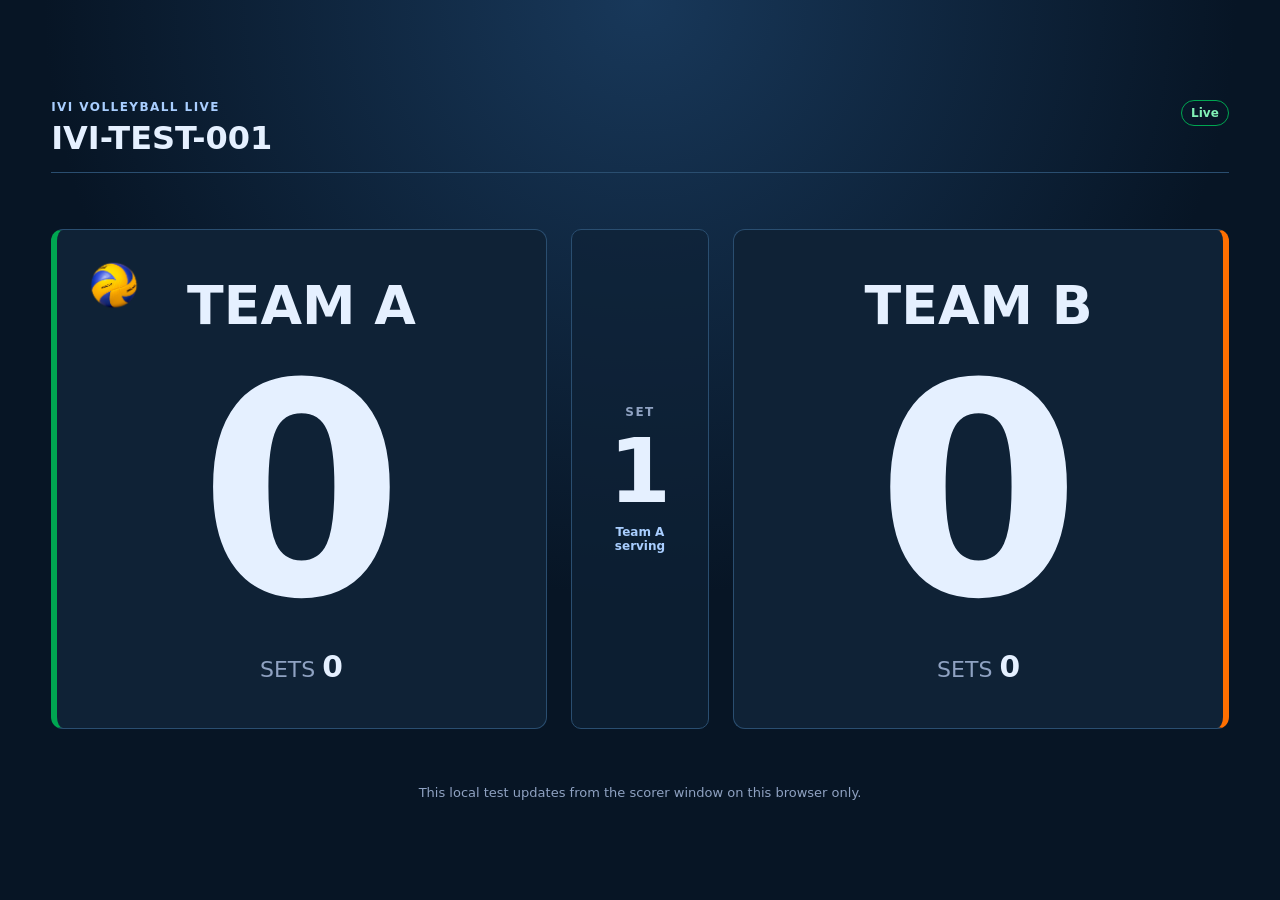
<file: live-score.html>
<!doctype html>
<html lang="en">
<head>
  <meta charset="utf-8" />
  <meta name="viewport" content="width=device-width, initial-scale=1" />
  <meta name="referrer" content="no-referrer" />
  <title>IVI Live Score</title>
  <link rel="stylesheet" href="live-score.css" />
</head>
<body>
  <main class="live-score-page" aria-live="polite">
    <header class="live-score-header">
      <div>
        <p class="eyebrow">IVI Volleyball Live</p>
        <h1 id="matchTitle">Live score</h1>
      </div>
      <p class="connection" id="connectionState">Local test</p>
    </header>

    <section class="scoreboard" aria-label="Current match score">
      <article class="team-score team-score-left">
        <img class="team-logo hidden" id="leftTeamLogo" alt="" />
        <img class="serve-indicator hidden" id="leftServeIndicator" src="images/ui/mikasa.png" alt="" aria-hidden="true" />
        <p class="team-name" id="leftTeamName">Team A</p>
        <p class="score" id="leftScore">–</p>
        <p class="sets">Sets <strong id="leftSets">0</strong></p>
      </article>

      <section class="set-panel" aria-label="Current set">
        <span>Set</span>
        <strong id="setNumber">–</strong>
        <small id="matchState">Waiting for match</small>
      </section>

      <article class="team-score team-score-right">
        <img class="team-logo hidden" id="rightTeamLogo" alt="" />
        <img class="serve-indicator hidden" id="rightServeIndicator" src="images/ui/mikasa.png" alt="" aria-hidden="true" />
        <p class="team-name" id="rightTeamName">Team B</p>
        <p class="score" id="rightScore">–</p>
        <p class="sets">Sets <strong id="rightSets">0</strong></p>
      </article>
    </section>

    <p class="local-note" id="localNote">This local test updates from the scorer window on this browser only.</p>
  </main>
  <script src="live-score.js"></script>
</body>
</html>
</file>
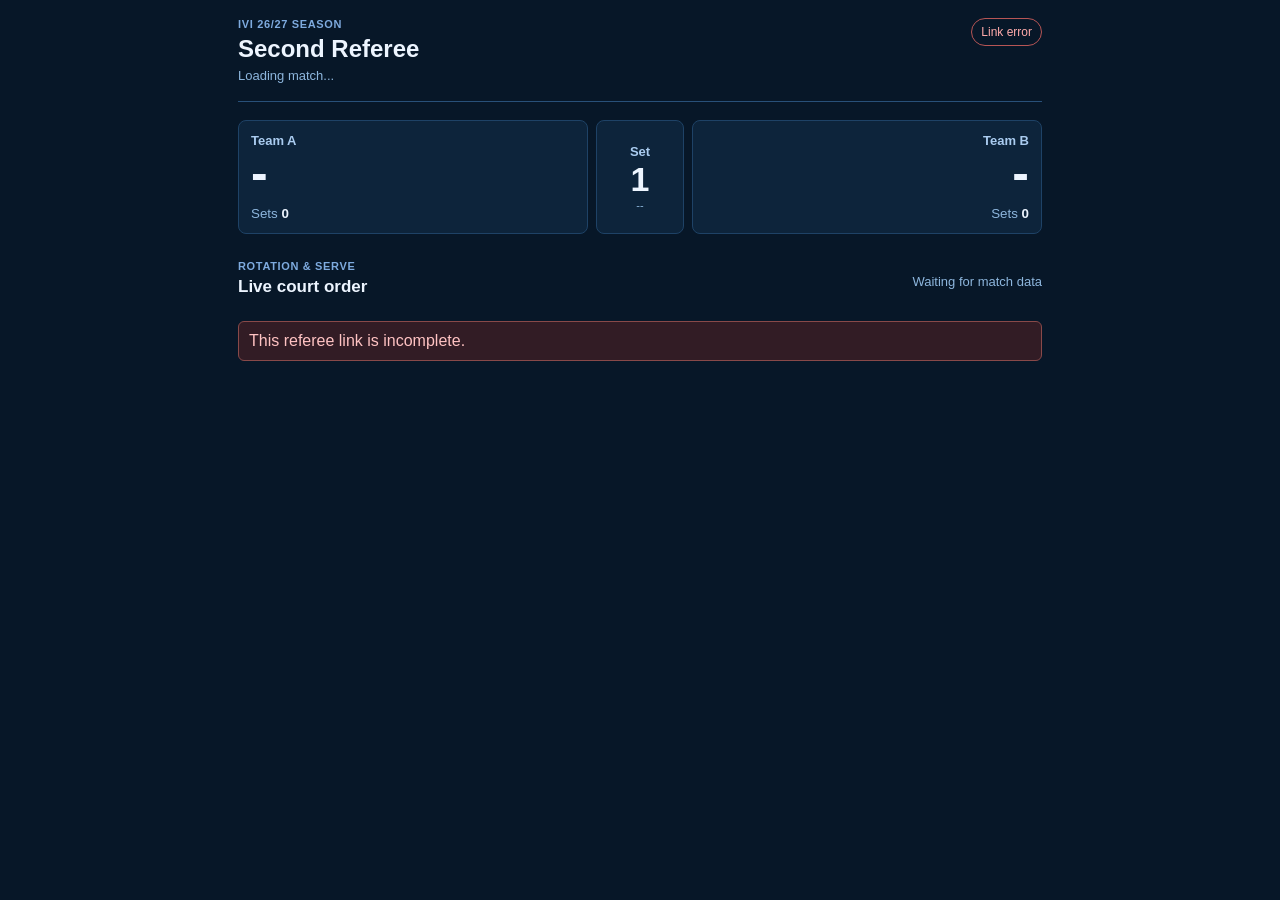
<file: referee.html>
<!doctype html>
<html lang="en">
<head>
  <meta charset="utf-8" />
  <meta name="viewport" content="width=device-width, initial-scale=1" />
  <meta name="referrer" content="no-referrer" />
  <title>IVI Referee View</title>
  <link rel="stylesheet" href="referee.css" />
</head>
<body>
  <main class="referee-app">
    <header class="referee-header">
      <div>
        <p class="eyebrow">IVI 26/27 Season</p>
        <h1>Second Referee</h1>
        <p id="matchLabel" class="match-label">Loading match...</p>
      </div>
      <div id="connectionState" class="connection-state" aria-live="polite">Connecting</div>
    </header>

    <section class="score-strip" aria-label="Current score">
      <div><span id="homeName">Team A</span><strong id="homeScore">-</strong><small>Sets <b id="homeSets">0</b></small></div>
      <div class="set-state"><span>Set</span><strong id="setNumber">1</strong><small id="serveState">--</small></div>
      <div><span id="awayName">Team B</span><strong id="awayScore">-</strong><small>Sets <b id="awaySets">0</b></small></div>
    </section>

    <section class="section-heading">
      <div><p class="eyebrow">Rotation &amp; Serve</p><h2>Live court order</h2></div>
      <p id="updatedAt" class="updated-at">Waiting for match data</p>
    </section>
    <section id="rotationCards" class="rotation-cards"></section>

    <section id="receiveSection" class="receive-section hidden">
      <div class="section-heading compact">
        <div><p class="eyebrow">Serve-Receive</p><h2 id="receiveTitle">Receiving team</h2></div>
        <span id="receiveMeta" class="pill">5-1</span>
      </div>
      <div class="receive-court">
        <div class="court-net">NET</div>
        <div class="court-line mid"></div>
        <span class="court-pos p4">P4</span><span class="court-pos p3">P3</span><span class="court-pos p2">P2</span>
        <span class="court-pos p5">P5</span><span class="court-pos p6">P6</span><span class="court-pos p1">P1</span>
        <div id="receivePlayers"></div>
      </div>
      <p class="receive-note">Visual receive plan. Rotation cells above remain the official service order.</p>
    </section>
    <p id="errorMessage" class="error-message hidden" role="alert"></p>
  </main>
  <script src="liveConfig.js"></script>
  <script src="referee.js"></script>
</body>
</html>
</file>
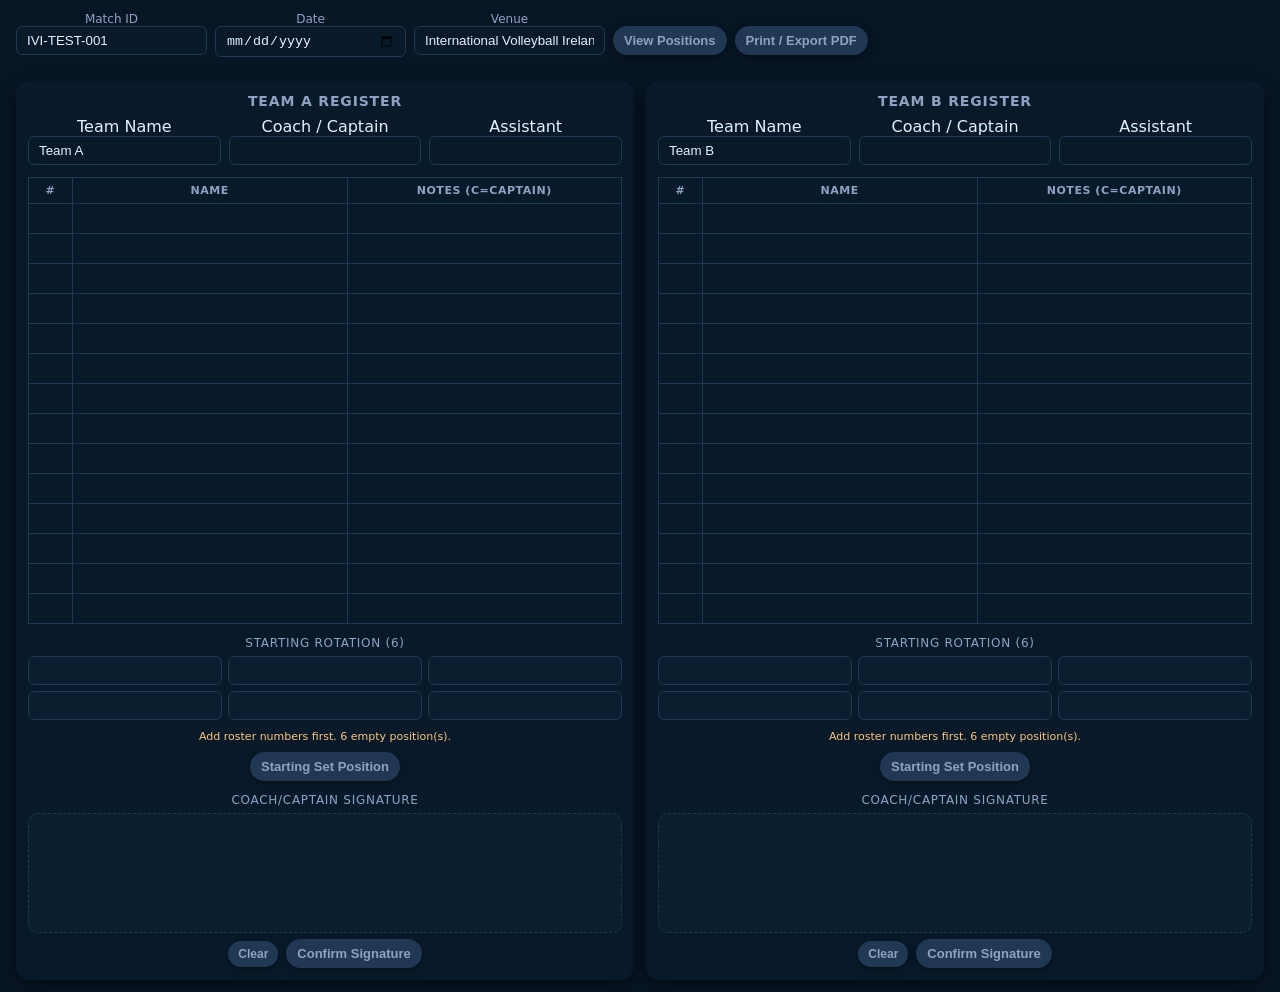
<file: register.html>
﻿<!doctype html>
<html lang="en">
<head>
  <meta charset="utf-8" />
  <title>IVI - Team Register</title>
  <meta name="viewport" content="width=device-width, initial-scale=1" />
  <link rel="stylesheet" href="styles.CSS">
</head>
<body>
  <div class="app">
    <header class="no-print">
      <div class="match-setup">
        <div class="register-meta">
          <div>
            <label>Match ID</label>
            <input type="text" id="regMatchId" value="IVI-TEST-001" />
          </div>
          <div>
            <label>Date</label>
            <input type="date" id="regDate" />
          </div>
          <div>
            <label>Venue</label>
            <input type="text" id="regVenue" value="International Volleyball Ireland Court" />
          </div>
        </div>
        <button class="btn secondary" id="btnViewPositions">View Positions</button>
        <button class="btn secondary" onclick="window.print()">Print / Export PDF</button>
      </div>
      <datalist id="teamNameList">
        <option value="DINOSAURS"></option>
        <option value="DRAGONS"></option>
        <option value="LYNX"></option>
        <option value="PHOENIX"></option>
        <option value="RAVENS"></option>
        <option value="VIXEN"></option>
      </datalist>
    </header>

    <section class="register-layout">
      <div class="register-card">
        <h3>Team A Register</h3>
        <div class="register-meta">
          <div>
            <label>Team Name</label>
            <input type="text" id="regTeamA" value="Team A" list="teamNameList" />
          </div>
          <div>
            <label>Coach / Captain</label>
            <input type="text" id="regCoachA" />
          </div>
          <div>
            <label>Assistant</label>
            <input type="text" id="regAssistA" />
          </div>
        </div>
        <table class="roster-table" id="rosterTableA">
          <thead>
            <tr>
              <th>#</th>
              <th>Name</th>
              <th>Notes (C=Captain)</th>
            </tr>
          </thead>
          <tbody>
            <tr><td><input /></td><td><input /></td><td><input /></td></tr>
            <tr><td><input /></td><td><input /></td><td><input /></td></tr>
            <tr><td><input /></td><td><input /></td><td><input /></td></tr>
            <tr><td><input /></td><td><input /></td><td><input /></td></tr>
            <tr><td><input /></td><td><input /></td><td><input /></td></tr>
            <tr><td><input /></td><td><input /></td><td><input /></td></tr>
            <tr><td><input /></td><td><input /></td><td><input /></td></tr>
            <tr><td><input /></td><td><input /></td><td><input /></td></tr>
            <tr><td><input /></td><td><input /></td><td><input /></td></tr>
            <tr><td><input /></td><td><input /></td><td><input /></td></tr>
            <tr><td><input /></td><td><input /></td><td><input /></td></tr>
            <tr><td><input /></td><td><input /></td><td><input /></td></tr>
            <tr><td><input /></td><td><input /></td><td><input /></td></tr>
            <tr><td><input /></td><td><input /></td><td><input /></td></tr>
          </tbody>
        </table>
        <div class="rotation-start">
          <div class="rotation-label">Starting Rotation (6)</div>
          <div class="rotation-grid-mini" id="rotationGridA">
            <input />
            <input />
            <input />
            <input />
            <input />
            <input />
          </div>
          <div class="rotation-validation" id="rotationValidationA"></div>
          <div class="rotation-actions">
            <button class="btn secondary rotation-lock" data-team="A">Starting Set Position</button>
          </div>
        </div>
        <div class="signature-block">
          <div class="signature-label">Coach/Captain Signature</div>
          <canvas class="signature-pad" id="sigA" width="560" height="120"></canvas>
          <div class="signature-actions">
            <button class="btn secondary signature-clear" data-target="sigA">Clear</button>
            <button class="btn secondary signature-confirm" data-target="sigA">Confirm Signature</button>
          </div>
        </div>
      </div>

      <div class="register-card">
        <h3>Team B Register</h3>
        <div class="register-meta">
          <div>
            <label>Team Name</label>
            <input type="text" id="regTeamB" value="Team B" list="teamNameList" />
          </div>
          <div>
            <label>Coach / Captain</label>
            <input type="text" id="regCoachB" />
          </div>
          <div>
            <label>Assistant</label>
            <input type="text" id="regAssistB" />
          </div>
        </div>
        <table class="roster-table" id="rosterTableB">
          <thead>
            <tr>
              <th>#</th>
              <th>Name</th>
              <th>Notes (C=Captain)</th>
            </tr>
          </thead>
          <tbody>
            <tr><td><input /></td><td><input /></td><td><input /></td></tr>
            <tr><td><input /></td><td><input /></td><td><input /></td></tr>
            <tr><td><input /></td><td><input /></td><td><input /></td></tr>
            <tr><td><input /></td><td><input /></td><td><input /></td></tr>
            <tr><td><input /></td><td><input /></td><td><input /></td></tr>
            <tr><td><input /></td><td><input /></td><td><input /></td></tr>
            <tr><td><input /></td><td><input /></td><td><input /></td></tr>
            <tr><td><input /></td><td><input /></td><td><input /></td></tr>
            <tr><td><input /></td><td><input /></td><td><input /></td></tr>
            <tr><td><input /></td><td><input /></td><td><input /></td></tr>
            <tr><td><input /></td><td><input /></td><td><input /></td></tr>
            <tr><td><input /></td><td><input /></td><td><input /></td></tr>
            <tr><td><input /></td><td><input /></td><td><input /></td></tr>
            <tr><td><input /></td><td><input /></td><td><input /></td></tr>
          </tbody>
        </table>
        <div class="rotation-start">
          <div class="rotation-label">Starting Rotation (6)</div>
          <div class="rotation-grid-mini" id="rotationGridB">
            <input />
            <input />
            <input />
            <input />
            <input />
            <input />
          </div>
          <div class="rotation-validation" id="rotationValidationB"></div>
          <div class="rotation-actions">
            <button class="btn secondary rotation-lock" data-team="B">Starting Set Position</button>
          </div>
        </div>
        <div class="signature-block">
          <div class="signature-label">Coach/Captain Signature</div>
          <canvas class="signature-pad" id="sigB" width="560" height="120"></canvas>
          <div class="signature-actions">
            <button class="btn secondary signature-clear" data-target="sigB">Clear</button>
            <button class="btn secondary signature-confirm" data-target="sigB">Confirm Signature</button>
          </div>
        </div>
      </div>
    </section>
  </div>

  <div class="summary-overlay hidden no-print" id="positionsModal">
    <div class="summary-panel positions-panel">
      <div class="summary-header">
        <div class="summary-title">Starting Positions</div>
        <button class="btn secondary" id="btnClosePositions">Close</button>
      </div>
      <div class="register-layout">
        <div class="register-card">
          <div class="modal-team-head">
            <img id="positionsLogoA" class="modal-team-logo hidden" alt="" />
            <h3 id="positionsTeamALabel">Team A</h3>
          </div>
          <div class="rotation-grid-mini rotation-grid-readonly" id="positionsGridA"></div>
          <div class="rotation-validation modal-validation" id="positionsValidationA"></div>
          <div class="rotation-modal-actions">
            <button class="btn secondary" id="btnRotateA">Rotate Team A</button>
            <button class="btn secondary" id="btnSubA">Sub Team A</button>
            <button class="btn secondary" id="btnNewSetA">New Set A</button>
          </div>
        </div>
        <div class="register-card">
          <div class="modal-team-head">
            <img id="positionsLogoB" class="modal-team-logo hidden" alt="" />
            <h3 id="positionsTeamBLabel">Team B</h3>
          </div>
          <div class="rotation-grid-mini rotation-grid-readonly" id="positionsGridB"></div>
          <div class="rotation-validation modal-validation" id="positionsValidationB"></div>
          <div class="rotation-modal-actions">
            <button class="btn secondary" id="btnRotateB">Rotate Team B</button>
            <button class="btn secondary" id="btnSubB">Sub Team B</button>
            <button class="btn secondary" id="btnNewSetB">New Set B</button>
          </div>
        </div>
      </div>
    </div>
  </div>

  <script>
    function setupSignatureCanvas(canvas) {
      if (!canvas) return;
      const ctx = canvas.getContext("2d");
      ctx.lineWidth = 2;
      ctx.lineCap = "round";
      ctx.strokeStyle = "#111";

      let drawing = false;

      const getPos = (e) => {
        const rect = canvas.getBoundingClientRect();
        if (e.touches && e.touches.length) {
          return {
            x: e.touches[0].clientX - rect.left,
            y: e.touches[0].clientY - rect.top
          };
        }
        return {
          x: e.clientX - rect.left,
          y: e.clientY - rect.top
        };
      };

      const start = (e) => {
        drawing = true;
        const p = getPos(e);
        ctx.beginPath();
        ctx.moveTo(p.x, p.y);
      };

      const move = (e) => {
        if (!drawing) return;
        const p = getPos(e);
        ctx.lineTo(p.x, p.y);
        ctx.stroke();
      };

      const end = () => {
        drawing = false;
        ctx.closePath();
      };

      canvas.addEventListener("mousedown", start);
      canvas.addEventListener("mousemove", move);
      window.addEventListener("mouseup", end);
      canvas.addEventListener("touchstart", (e) => { e.preventDefault(); start(e); }, { passive: false });
      canvas.addEventListener("touchmove", (e) => { e.preventDefault(); move(e); }, { passive: false });
      canvas.addEventListener("touchend", (e) => { e.preventDefault(); end(e); }, { passive: false });
    }

    setupSignatureCanvas(document.getElementById("sigA"));
    setupSignatureCanvas(document.getElementById("sigB"));

    document.querySelectorAll(".signature-clear").forEach(btn => {
      btn.addEventListener("click", () => {
        const id = btn.dataset.target;
        const canvas = document.getElementById(id);
        if (!canvas) return;
        const ctx = canvas.getContext("2d");
        ctx.clearRect(0, 0, canvas.width, canvas.height);
        canvas.classList.remove("locked");
      });
    });

    document.querySelectorAll(".signature-confirm").forEach(btn => {
      btn.addEventListener("click", () => {
        const id = btn.dataset.target;
        const canvas = document.getElementById(id);
        if (!canvas) return;
        const isLocked = canvas.classList.toggle("locked");
        btn.textContent = isLocked ? "Unlock Signature" : "Confirm Signature";
      });
    });

    function addTeamNameToList(value) {
      const list = document.getElementById("teamNameList");
      if (!list) return;
      const name = (value || "").trim();
      if (!name) return;
      const exists = Array.from(list.options).some(opt => opt.value.toLowerCase() === name.toLowerCase());
      if (exists) return;
      const opt = document.createElement("option");
      opt.value = name;
      list.appendChild(opt);
    }

    const TEAM_LOGOS = {
      dinosaurs: "images/teams/DINOSAURS_transparent.png",
      dragons: "images/teams/DRAGONS_transparent.png",
      lynx: "images/teams/LYNX_transparent.png",
      phoenix: "images/teams/PHOENIX_transparent.png",
      ravens: "images/teams/RAVENS_transparent.png",
      vixen: "images/teams/VIXEN_transparent.png"
    };
    const TEAM_LOGO_ALIASES = {
      "ivi dinosaurs": "dinosaurs",
      "ivi dragons": "dragons",
      "ivi lynx": "lynx",
      "ivi phoenix": "phoenix",
      "ivi ravens": "ravens",
      "ivi vixen": "vixen"
    };
    const VISITOR_TEAM_LOGOS = {};
    const DEFAULT_VISITOR_LOGO = "images/Visitor teams/Visitors.png";
    const GENERIC_TEAM_NAMES = new Set(["", "team a", "team b"]);

    function normalizeTeamName(name) {
      return String(name || "")
        .trim()
        .toLowerCase()
        .replace(/[_-]+/g, " ")
        .replace(/\s+/g, " ");
    }

    function setModalTeamLogo(imgId, teamName) {
      const img = document.getElementById(imgId);
      if (!img) return;
      const key = normalizeTeamName(teamName);
      const alias = TEAM_LOGO_ALIASES[key] || key;
      let src = TEAM_LOGOS[alias] || VISITOR_TEAM_LOGOS[key] || "";
      if (!src && !GENERIC_TEAM_NAMES.has(key)) {
        src = `images/Visitor teams/${String(teamName || "").trim()}.png`;
      }
      if (!src) {
        img.classList.add("hidden");
        img.removeAttribute("src");
        img.alt = "";
        return;
      }
      img.src = src;
      img.alt = `${teamName} logo`;
      img.classList.remove("hidden");
      img.onerror = () => {
        if (img.src.endsWith("/Visitors.png")) {
          img.classList.add("hidden");
          return;
        }
        img.src = DEFAULT_VISITOR_LOGO;
      };
    }

    const regTeamA = document.getElementById("regTeamA");
    const regTeamB = document.getElementById("regTeamB");
    if (regTeamA) {
      regTeamA.addEventListener("change", (e) => addTeamNameToList(e.target.value));
    }
    if (regTeamB) {
      regTeamB.addEventListener("change", (e) => addTeamNameToList(e.target.value));
    }

    document.querySelectorAll(".rotation-lock").forEach(btn => {
      btn.addEventListener("click", () => {
        const section = btn.closest(".rotation-start");
        if (!section) return;
        section.querySelectorAll(".rotation-grid-mini input").forEach(inp => {
          inp.disabled = true;
          inp.classList.add("locked");
        });
        btn.textContent = "Starting Locked";
        btn.disabled = true;
      });
    });

    let modalRotationA = ["-", "-", "-", "-", "-", "-"];
    let modalRotationB = ["-", "-", "-", "-", "-", "-"];
    let modalRotationAStart = ["-", "-", "-", "-", "-", "-"];
    let modalRotationBStart = ["-", "-", "-", "-", "-", "-"];
    let modalEditA = false;
    let modalEditB = false;
    let modalNewSetA = false;
    let modalNewSetB = false;

    function getRosterRows(teamKey) {
      const table = document.getElementById(teamKey === "A" ? "rosterTableA" : "rosterTableB");
      if (!table) return [];
      return Array.from(table.querySelectorAll("tbody tr"));
    }

    function getRosterNumbers(teamKey) {
      return getRosterRows(teamKey)
        .map((row) => row.querySelector("td:first-child input")?.value?.trim() || "")
        .filter(Boolean);
    }

    function getCaptainNumber(teamKey) {
      const rows = getRosterRows(teamKey);
      const captainRow = rows.find((row) => {
        const note = row.querySelector("td:nth-child(3) input")?.value?.trim() || "";
        return /\b(c|cap|captain)\b/i.test(note);
      });
      return captainRow?.querySelector("td:first-child input")?.value?.trim() || "";
    }

    function setValidation(targetId, values, teamKey) {
      const el = document.getElementById(targetId);
      if (!el) return;
      const roster = getRosterNumbers(teamKey);
      const rosterSet = new Set(roster);
      const used = values.filter((v) => v && v !== "-");
      const invalid = used.filter((n) => !rosterSet.has(n));
      const unique = new Set();
      const duplicates = [];
      used.forEach((n) => {
        if (unique.has(n) && !duplicates.includes(n)) duplicates.push(n);
        unique.add(n);
      });
      const emptyCount = values.filter((v) => !v || v === "-").length;

      const msgs = [];
      if (!roster.length) msgs.push("Add roster numbers first.");
      if (invalid.length) msgs.push(`Not in roster: ${invalid.join(", ")}`);
      if (duplicates.length) msgs.push(`Duplicated: ${duplicates.join(", ")}`);
      if (emptyCount) msgs.push(`${emptyCount} empty position(s).`);

      if (!msgs.length) {
        el.textContent = "Rotation looks valid.";
        el.className = "rotation-validation ok";
      } else {
        el.textContent = msgs.join(" ");
        el.className = "rotation-validation warn";
      }
    }

    function collectRotationValues(gridId) {
      const grid = document.getElementById(gridId);
      if (!grid) return ["-", "-", "-", "-", "-", "-"];
      return Array.from(grid.querySelectorAll("input")).map(inp => inp.value.trim() || "-");
    }

    function renderPositionGrid(targetId, values, isEditable, teamKey) {
      const el = document.getElementById(targetId);
      if (!el) return;
      const labels = ["P4", "P3", "P2", "P5", "P6", "P1"];
      const captainNum = getCaptainNumber(teamKey);
      const cells = values.map((rawValue, i) => {
        const displayValue = (!isEditable && captainNum && rawValue === captainNum)
          ? `${rawValue}C`
          : (rawValue === "-" ? "" : rawValue);
        const cell = document.createElement("div");
        const label = document.createElement("span");
        label.className = "cell-pos-label";
        label.textContent = labels[i];
        const input = document.createElement("input");
        input.className = "cell-player-input";
        input.dataset.index = i;
        input.value = displayValue;
        input.disabled = !isEditable;
        cell.append(label, input);
        return cell;
      });
      el.replaceChildren(...cells);
      setValidation(teamKey === "A" ? "positionsValidationA" : "positionsValidationB", values, teamKey);
    }

    function openPositionsModal() {
      const teamA = document.getElementById("regTeamA")?.value || "Team A";
      const teamB = document.getElementById("regTeamB")?.value || "Team B";
      document.getElementById("positionsTeamALabel").textContent = teamA;
      document.getElementById("positionsTeamBLabel").textContent = teamB;
      setModalTeamLogo("positionsLogoA", teamA);
      setModalTeamLogo("positionsLogoB", teamB);
      modalRotationAStart = collectRotationValues("rotationGridA");
      modalRotationBStart = collectRotationValues("rotationGridB");
      modalRotationA = modalRotationAStart.slice();
      modalRotationB = modalRotationBStart.slice();
      modalEditA = false;
      modalEditB = false;
      modalNewSetA = false;
      modalNewSetB = false;
      document.getElementById("btnSubA").textContent = "Sub Team A";
      document.getElementById("btnSubB").textContent = "Sub Team B";
      document.getElementById("btnNewSetA").textContent = "New Set A";
      document.getElementById("btnNewSetB").textContent = "New Set B";
      renderPositionGrid("positionsGridA", modalRotationA, modalEditA, "A");
      renderPositionGrid("positionsGridB", modalRotationB, modalEditB, "B");
      document.getElementById("positionsModal").classList.remove("hidden");
    }

    function closePositionsModal() {
      document.getElementById("positionsModal").classList.add("hidden");
    }

    document.getElementById("btnViewPositions").addEventListener("click", openPositionsModal);
    document.getElementById("btnClosePositions").addEventListener("click", closePositionsModal);
    function rotateVolleyballClockwise(values) {
      if (!Array.isArray(values) || values.length !== 6) return values;
      // Grid order: [P4, P3, P2, P5, P6, P1]
      // Clockwise side-out: P1->P6->P5->P4->P3->P2->P1
      return [values[3], values[0], values[1], values[4], values[5], values[2]];
    }

    document.getElementById("btnRotateA").addEventListener("click", () => {
      modalRotationA = rotateVolleyballClockwise(modalRotationA);
      renderPositionGrid("positionsGridA", modalRotationA, modalEditA, "A");
    });
    document.getElementById("btnRotateB").addEventListener("click", () => {
      modalRotationB = rotateVolleyballClockwise(modalRotationB);
      renderPositionGrid("positionsGridB", modalRotationB, modalEditB, "B");
    });
    document.getElementById("btnSubA").addEventListener("click", () => {
      modalEditA = !modalEditA;
      document.getElementById("btnSubA").textContent = modalEditA ? "Save Sub A" : "Sub Team A";
      renderPositionGrid("positionsGridA", modalRotationA, modalEditA, "A");
    });
    document.getElementById("btnSubB").addEventListener("click", () => {
      modalEditB = !modalEditB;
      document.getElementById("btnSubB").textContent = modalEditB ? "Save Sub B" : "Sub Team B";
      renderPositionGrid("positionsGridB", modalRotationB, modalEditB, "B");
    });
    document.getElementById("btnNewSetA").addEventListener("click", () => {
      if (!modalNewSetA) {
        modalRotationA = ["-", "-", "-", "-", "-", "-"];
        modalEditA = true;
        modalNewSetA = true;
        document.getElementById("btnSubA").textContent = "Save Sub A";
        document.getElementById("btnNewSetA").textContent = "Save New Set A";
      } else {
        modalRotationAStart = modalRotationA.slice();
        modalEditA = false;
        modalNewSetA = false;
        document.getElementById("btnSubA").textContent = "Sub Team A";
        document.getElementById("btnNewSetA").textContent = "New Set A";
      }
      renderPositionGrid("positionsGridA", modalRotationA, modalEditA, "A");
    });
    document.getElementById("btnNewSetB").addEventListener("click", () => {
      if (!modalNewSetB) {
        modalRotationB = ["-", "-", "-", "-", "-", "-"];
        modalEditB = true;
        modalNewSetB = true;
        document.getElementById("btnSubB").textContent = "Save Sub B";
        document.getElementById("btnNewSetB").textContent = "Save New Set B";
      } else {
        modalRotationBStart = modalRotationB.slice();
        modalEditB = false;
        modalNewSetB = false;
        document.getElementById("btnSubB").textContent = "Sub Team B";
        document.getElementById("btnNewSetB").textContent = "New Set B";
      }
      renderPositionGrid("positionsGridB", modalRotationB, modalEditB, "B");
    });

    document.getElementById("positionsGridA").addEventListener("input", (e) => {
      const input = e.target.closest(".cell-player-input");
      if (!input) return;
      const idx = Number(input.dataset.index);
      modalRotationA[idx] = (input.value || "").trim() || "-";
      setValidation("positionsValidationA", modalRotationA, "A");
    });
    document.getElementById("positionsGridB").addEventListener("input", (e) => {
      const input = e.target.closest(".cell-player-input");
      if (!input) return;
      const idx = Number(input.dataset.index);
      modalRotationB[idx] = (input.value || "").trim() || "-";
      setValidation("positionsValidationB", modalRotationB, "B");
    });

    function validateRegisterRotation(teamKey) {
      const values = collectRotationValues(teamKey === "A" ? "rotationGridA" : "rotationGridB");
      setValidation(teamKey === "A" ? "rotationValidationA" : "rotationValidationB", values, teamKey);
    }

    document.getElementById("rotationGridA").addEventListener("input", () => validateRegisterRotation("A"));
    document.getElementById("rotationGridB").addEventListener("input", () => validateRegisterRotation("B"));
    document.getElementById("rosterTableA").addEventListener("input", () => {
      validateRegisterRotation("A");
      setValidation("positionsValidationA", modalRotationA, "A");
    });
    document.getElementById("rosterTableB").addEventListener("input", () => {
      validateRegisterRotation("B");
      setValidation("positionsValidationB", modalRotationB, "B");
    });
    validateRegisterRotation("A");
    validateRegisterRotation("B");
  </script>
</body>
</html>
</file>
<file: live-score.css>
:root { --bg:#071525; --panel:#0f2236; --line:#2a4e70; --text:#e5f0ff; --muted:#8fa2c2; --green:#00a651; --orange:#ff6f00; }
* { box-sizing:border-box; }
body { margin:0; min-width:320px; min-height:100vh; background:radial-gradient(circle at 50% 0%, #18385a 0, var(--bg) 54%); color:var(--text); font-family:system-ui,-apple-system,BlinkMacSystemFont,"Segoe UI",sans-serif; }
.live-score-page { display:flex; flex-direction:column; gap:clamp(22px,5vw,56px); justify-content:center; margin:0 auto; min-height:100vh; max-width:1400px; padding:clamp(18px,4vw,56px); }
.live-score-header { align-items:flex-start; border-bottom:1px solid var(--line); display:flex; justify-content:space-between; padding-bottom:15px; }
.eyebrow { color:#a9ceff; font-size:12px; font-weight:800; letter-spacing:.12em; margin:0 0 5px; text-transform:uppercase; }
h1 { font-size:clamp(20px,2.5vw,34px); margin:0; }
.connection { border:1px solid var(--green); border-radius:999px; color:#82f2b7; font-size:12px; font-weight:800; margin:0; padding:5px 9px; }
.scoreboard { align-items:stretch; display:grid; gap:clamp(8px,2vw,24px); grid-template-columns:minmax(0,1fr) minmax(112px,.28fr) minmax(0,1fr); }
.team-score { background:var(--panel); border:1px solid var(--line); border-radius:12px; display:flex; flex-direction:column; justify-content:center; min-height:clamp(260px,43vw,500px); padding:clamp(18px,3vw,46px); position:relative; text-align:center; }
.team-score-left { border-left:6px solid var(--green); }.team-score-right { border-right:6px solid var(--orange); }
.team-logo { height:clamp(52px,8vw,104px); margin:0 auto clamp(10px,1.5vw,20px); max-width:70%; object-fit:contain; }.team-logo.hidden,.serve-indicator.hidden { display:none; }
.serve-indicator { height:clamp(34px,4.8vw,68px); left:clamp(12px,2vw,28px); object-fit:contain; position:absolute; top:clamp(12px,2vw,28px); width:clamp(34px,4.8vw,68px); }.team-score-right .serve-indicator { left:auto; right:clamp(12px,2vw,28px); }
.team-name { font-size:clamp(24px,4.2vw,58px); font-weight:850; margin:0; overflow-wrap:anywhere; text-transform:uppercase; }
.score { font-size:clamp(116px,23vw,340px); font-weight:900; line-height:.8; margin:clamp(18px,3vw,42px) 0; }
.sets { color:var(--muted); font-size:clamp(14px,1.8vw,22px); margin:0; text-transform:uppercase; }.sets strong { color:var(--text); font-size:1.35em; }
.set-panel { align-items:center; background:rgba(15,34,54,.72); border:1px solid var(--line); border-radius:10px; display:flex; flex-direction:column; justify-content:center; text-align:center; }.set-panel span { color:var(--muted); font-size:12px; font-weight:800; letter-spacing:.12em; text-transform:uppercase; }.set-panel strong { font-size:clamp(50px,7vw,104px); line-height:1; margin:8px 0; }.set-panel small { color:#a9ceff; font-size:12px; font-weight:700; max-width:100px; }
.local-note { color:var(--muted); font-size:13px; margin:0; text-align:center; }
@media (max-width:620px) { .live-score-page { gap:20px; justify-content:flex-start; padding:16px; }.scoreboard { gap:7px; grid-template-columns:1fr 74px 1fr; }.team-score { min-height:240px; padding:16px 7px; }.team-score-left { border-left-width:4px; }.team-score-right { border-right-width:4px; }.team-name { font-size:18px; }.score { font-size:clamp(88px,27vw,160px); }.set-panel strong { font-size:48px; }.set-panel small { font-size:10px; }.connection { font-size:10px; } }
</file>
<file: referee.css>
:root { --page:#071728; --panel:#0d243b; --panel-dark:#081b2d; --line:#285079; --text:#edf5ff; --muted:#8db6dd; --green:#00b967; --orange:#ff8614; --yellow:#ffc132; }
* { box-sizing:border-box; }
body { margin:0; min-width:320px; background:var(--page); color:var(--text); font-family:Arial, Helvetica, sans-serif; }
.referee-app { width:min(100%, 840px); margin:0 auto; padding:18px; }
.referee-header, .section-heading { display:flex; justify-content:space-between; gap:16px; align-items:flex-start; }
.referee-header { padding-bottom:18px; border-bottom:1px solid var(--line); }
h1,h2,p { margin:0; } h1 { font-size:24px; } h2 { font-size:17px; }
.eyebrow { color:#7eabdf; font-size:11px; font-weight:700; text-transform:uppercase; letter-spacing:.06em; margin-bottom:5px; }
.match-label,.updated-at { color:var(--muted); font-size:13px; margin-top:5px; }
.connection-state,.pill { border:1px solid var(--line); color:#b9d5f0; padding:6px 9px; border-radius:999px; font-size:12px; white-space:nowrap; }
.connection-state.live { border-color:var(--green); color:#80efbc; }
.connection-state.error { border-color:#b65555; color:#ffabab; }
.score-strip { display:grid; grid-template-columns:1fr 88px 1fr; gap:8px; margin:18px 0 26px; }
.score-strip > div { min-height:108px; background:var(--panel); border:1px solid #1e4266; border-radius:8px; padding:12px; display:flex; flex-direction:column; }
.score-strip > div:last-child { align-items:flex-end; text-align:right; }
.score-strip span { color:#aaccf0; font-size:13px; font-weight:700; }.score-strip strong { font-size:50px; line-height:1; margin-top:auto; }.score-strip small { color:var(--muted); margin-top:8px; }.score-strip b { color:var(--text); }
.score-strip .set-state { align-items:center; text-align:center; justify-content:center; }.set-state strong { font-size:34px; margin:3px 0; }.set-state small { margin:0; font-size:11px; }
.section-heading { margin:16px 0 10px; align-items:center; }.section-heading.compact { margin-top:0; }.updated-at { text-align:right; }
.rotation-cards { display:grid; grid-template-columns:repeat(2,minmax(0,1fr)); gap:12px; }
.rotation-card { background:var(--panel); border:1px solid #1e4266; border-radius:8px; padding:12px; }.rotation-card.serving { border-color:var(--green); }
.rotation-card header { display:flex; justify-content:space-between; align-items:center; gap:8px; margin-bottom:10px; }.rotation-card h3 { margin:0; font-size:15px; }.state-badge { font-size:10px; border:1px solid var(--line); color:#9bc4ec; border-radius:999px; padding:4px 7px; text-transform:uppercase; }.serving .state-badge { border-color:var(--green); color:#7fefb9; }
.rotation-grid { border-top:1px solid var(--line); padding-top:10px; display:grid; grid-template-columns:repeat(3,1fr); gap:6px; }.rotation-cell { background:var(--panel-dark); border:1px solid #24486b; border-radius:6px; min-height:54px; padding:6px; position:relative; display:flex; align-items:center; justify-content:center; }.rotation-cell.server { border-color:var(--green); }.rotation-cell.libero { border-color:var(--orange); }.rotation-cell span { position:absolute; top:5px; left:6px; color:var(--muted); font-size:9px; }.rotation-cell strong { font-size:19px; }
.rotation-summary { display:grid; grid-template-columns:repeat(3,1fr); gap:6px; margin-top:10px; }.rotation-summary span { color:var(--muted); display:block; font-size:9px; text-transform:uppercase; }.rotation-summary b { display:block; font-size:13px; margin-top:3px; }
.receive-section { background:var(--panel); border:1px solid #1e4266; border-radius:8px; padding:14px; margin-top:20px; }.receive-section.hidden,.error-message.hidden { display:none; }
.receive-court { position:relative; min-height:320px; margin-top:12px; background:#12394b; border:1px solid #2f6478; overflow:hidden; }.receive-court::before { content:""; position:absolute; inset:34px 7% 7%; border:3px solid #d9783b; background:#dc7138; }.court-net { position:absolute; top:15px; left:7%; right:7%; z-index:2; height:20px; display:grid; place-items:center; border-top:3px solid #eaf4ff; border-bottom:3px solid #eaf4ff; color:#fff; font-size:10px; letter-spacing:.28em; font-weight:800; }.court-line.mid { position:absolute; z-index:2; left:7%; right:7%; top:51%; border-top:2px solid rgba(255,255,255,.82); }.court-pos { position:absolute; z-index:2; color:rgba(255,222,190,.38); font-size:27px; font-weight:800; }.p4{top:62px;left:20%}.p3{top:62px;left:48%}.p2{top:62px;right:20%}.p5{bottom:52px;left:20%}.p6{bottom:52px;left:48%}.p1{bottom:52px;right:20%}
.receive-player { position:absolute; z-index:3; transform:translate(-50%,-50%); width:56px; height:56px; display:grid; place-items:center; border:2px solid #f5f9ff; background:#071728; color:#fff; border-radius:50%; font-size:12px; font-weight:800; text-align:center; line-height:1.1; }.receive-player.setter { background:var(--yellow); color:#172235; }.receive-player.libero { background:#fff; color:#172235; }.receive-player em { font-style:normal; font-size:10px; display:block; }.receive-player small { display:block; font-size:10px; }
.receive-player.has-photo { background:#071728; overflow:visible; }.receive-player-photo { border-radius:50%; height:calc(100% - 4px); inset:2px; object-fit:cover; pointer-events:none; position:absolute; width:calc(100% - 4px); z-index:0; }.receive-player.has-photo em,.receive-player.has-photo small { background:#071728; border:1px solid currentColor; border-radius:3px; box-shadow:0 1px 3px rgba(0,0,0,.45); line-height:1; padding:2px 3px; position:absolute; white-space:nowrap; z-index:1; }.receive-player.has-photo em { font-size:8px; left:50%; top:-8px; transform:translateX(-50%); }.receive-player.has-photo small { bottom:-7px; font-size:10px; right:-7px; }.receive-player.setter.has-photo { border-color:var(--yellow); color:#fff; }.receive-player.libero.has-photo { border-color:#fff; color:#fff; }
.receive-note { color:var(--muted); font-size:11px; margin-top:10px; }.error-message { margin-top:14px; padding:10px; border:1px solid #884949; color:#ffc3c3; background:#321c25; border-radius:6px; }
@media(max-width:620px){ .referee-app{padding:12px}.rotation-cards{grid-template-columns:1fr}.score-strip{grid-template-columns:1fr 70px 1fr}.score-strip strong{font-size:38px}.score-strip>div{min-height:92px}.updated-at{display:none}.receive-court{min-height:280px}.p4,.p3,.p2{top:59px}.p5,.p6,.p1{bottom:45px} }
</file>
<file: styles.CSS>
:root {
      --bg: #071525;
      --card: #0f2236;
      --accent: #00a651;
      --accent2: #ff6f00;
      --text: #e5f0ff;
      --muted: #8fa2c2;
    }

    html {
      scrollbar-color: #294867 #081a2a;
      scrollbar-width: thin;
    }

    *::-webkit-scrollbar {
      width: 10px;
      height: 10px;
    }

    *::-webkit-scrollbar-track {
      background: #081a2a;
    }

    *::-webkit-scrollbar-thumb {
      background: #294867;
      border: 2px solid #081a2a;
      border-radius: 999px;
    }

    *::-webkit-scrollbar-thumb:hover {
      background: #3a6289;
    }

    * {
      box-sizing: border-box;
    }

    body {
      margin: 0;
      font-family: system-ui, -apple-system, BlinkMacSystemFont, "Segoe UI", sans-serif;
      background: radial-gradient(circle at top, #163a63 0, #071525 55%);
      color: var(--text);
      height: 100vh;
      display: block;
      flex-direction: column;
    }

    .app {
      display: flex;
      flex-direction: column;
      height: 100%;
      padding: 12px 16px;
      gap: 12px;
    }

    header {
      display: flex;
      align-items: center;
      justify-content: space-between;
      gap: 12px;
      flex-wrap: wrap;
    }

    .brand-header {
      display: flex;
      align-items: center;
      gap: 10px;
      min-width: 220px;
    }

    .club-logo {
      width: 52px;
      height: 52px;
      object-fit: contain;
      flex: 0 0 auto;
    }

    .season-title {
      font-size: 20px;
      font-weight: 800;
      color: #ffffff;
      line-height: 1.1;
      white-space: nowrap;
    }

    .match-setup {
      display: flex;
      align-items: center;
      gap: 8px;
      flex-wrap: wrap;
      min-width: 0;
    }

    .serve-choice {
      min-width: 140px;
    }
    .serve-options {
      display: flex;
      gap: 6px;
      font-size: 12px;
      color: var(--muted);
      align-items: center;
    }
    .serve-options label {
      display: inline-flex;
      align-items: center;
      gap: 4px;
      margin: 0;
      white-space: nowrap;
    }

    .match-setup input {
      background: #081a2a;
      border: 1px solid #203854;
      color: var(--text);
      padding: 6px 10px;
      border-radius: 6px;
      min-width: 140px;
    }

    .match-setup label {
      font-size: 12px;
      color: var(--muted);
      display: block;
    }

    .btn {
      border: none;
      border-radius: 999px;
      padding: 8px 14px;
      font-size: 14px;
      font-weight: 600;
      cursor: pointer;
      color: #fff;
      background: var(--accent);
      box-shadow: 0 2px 8px rgba(0,0,0,0.4);
      transition: transform 0.05s ease, box-shadow 0.05s ease, background 0.15s;
      white-space: nowrap;
    }

    .btn.secondary {
      background: #203854;
      color: var(--muted);
    }

    .btn.danger {
      background: var(--accent2);
    }

    .btn:active {
      transform: translateY(1px);
      box-shadow: 0 1px 4px rgba(0,0,0,0.6);
    }

    :focus-visible {
      outline: 3px solid #f4d35e;
      outline-offset: 3px;
    }

    .hidden {
      display: none !important;
    }

    .layout {
      display: grid;
      grid-template-columns: 2fr 1.3fr;
      gap: 12px;
      flex: 1;
      min-height: 0;
    }

    .score-area {
      background: var(--card);
      border-radius: 16px;
      padding: 16px;
      display: flex;
      flex-direction: column;
      gap: 16px;
      box-shadow: 0 8px 24px rgba(0,0,0,0.5);
      overflow-y: auto;
    }

    .teams-row {
      display: grid;
      grid-template-columns: 1.2fr auto 1.2fr;
      gap: 12px;
      align-items: center;
    }

    .team-card {
      background: #081a2a;
      border-radius: 14px;
      padding: 10px 12px;
      display: flex;
      flex-direction: column;
      gap: 6px;
      position: relative;
    }

    .team-logo {
      width: 64px;
      height: 64px;
      object-fit: contain;
      margin: 2px auto 0;
      filter: drop-shadow(0 4px 10px rgba(0,0,0,0.5));
    }

    .team-name {
      font-size: 18px;
      font-weight: 700;
      letter-spacing: 0.04em;
    }

    .set-wins {
      font-size: 12px;
      color: var(--muted);
    }

    .serve-indicator {
      position: absolute;
      top: 8px;
      right: 8px;
      width: 22px;
      height: 22px;
      object-fit: contain;
      filter: drop-shadow(0 2px 6px rgba(0,0,0,0.45));
      opacity: 0;
      transform: scale(0.92);
    }

    .team-card.serving .serve-indicator {
      opacity: 1;
      transform: scale(1);
    }

    .main-score {
      font-size: 104px;
      font-weight: 800;
      text-align: center;
    }

    .set-info {
      text-align: center;
    }

    .set-info span {
      display: block;
      font-size: 12px;
      color: var(--muted);
    }

    .set-info strong {
      font-size: 20px;
      letter-spacing: 0.08em;
    }

    .big-buttons-row {
      display: grid;
      grid-template-columns: 1fr 1fr;
      gap: 12px;
    }

    .big-btn {
      font-size: 26px;
      padding: 18px;
      border-radius: 20px;
      min-width: 0;
      overflow-wrap: anywhere;
    }

    .big-btn.left {
      background: linear-gradient(135deg, #009f4f, #00c86a);
    }

    .big-btn.right {
      background: linear-gradient(135deg, #ff6f00, #ff9a2b);
    }

    .middle-controls {
      display: flex;
      justify-content: center;
      gap: 8px;
      margin-top: 4px;
    }

    .sfx-controls {
      flex-wrap: wrap;
    }

    .btn.sfx-active {
      background: #2b4a6b;
      color: #ffffff;
    }

    .btn.switch-due {
      background: #ff6f00;
      color: #ffffff;
      box-shadow: 0 0 0 3px rgba(255, 111, 0, 0.25), 0 2px 8px rgba(0,0,0,0.4);
    }

    .tags-row {
      display: flex;
      gap: 8px;
      flex-wrap: wrap;
      font-size: 11px;
      color: var(--muted);
    }

    .tag {
      padding: 2px 8px;
      border-radius: 999px;
      border: 1px solid #203854;
    }

    .set-summary-row {
      display: flex;
      align-items: center;
      gap: 8px;
      font-size: 12px;
      color: var(--muted);
    }
    .set-summary-label {
      font-weight: 600;
      color: var(--text);
    }
    .set-summary-values {
      color: var(--text);
    }

    .controls-area {
      display: grid;
      grid-template-columns: repeat(2, 1fr);
      gap: 8px;
    }

    .controls-group {
      background: #081a2a;
      border-radius: 12px;
      padding: 8px;
      display: flex;
      flex-direction: column;
      gap: 6px;
      font-size: 13px;
      min-width: 0;
    }

    .controls-group h3 {
      margin: 0;
      font-size: 13px;
      text-transform: uppercase;
      letter-spacing: 0.06em;
      color: var(--muted);
    }

    .controls-group .btn {
      width: 100%;
      justify-content: center;
    }

    /* Rotation and serve area */
    .rotation-section {
      border-top: 1px solid rgba(255,255,255,0.08);
      padding-top: 12px;
    }

    .rotation-section-head,
    .rotation-team-head {
      display: flex;
      align-items: center;
      justify-content: space-between;
      gap: 10px;
    }

    .rotation-section-head {
      margin-bottom: 10px;
    }

    .rotation-section-head h2 {
      margin: 0;
      color: var(--text);
      font-size: 15px;
      text-transform: uppercase;
      letter-spacing: 0.06em;
    }

    .rotation-section-head p {
      margin: 3px 0 0;
      color: var(--muted);
      font-size: 11px;
    }

    .rotation-notice {
      background: rgba(0, 166, 81, 0.13);
      border-left: 3px solid var(--accent);
      color: #b6f5d2;
      font-size: 12px;
      font-weight: 700;
      margin-bottom: 8px;
      padding: 7px 9px;
    }

    .rotation-wrapper {
      display: grid;
      grid-template-columns: repeat(2, 1fr);
      gap: 8px;
    }

    .rotation-team {
      background: #081a2a;
      border-radius: 8px;
      padding: 10px;
      font-size: 13px;
      display: flex;
      flex-direction: column;
      gap: 6px;
    }

    .rotation-team h3 {
      margin: 0;
      font-size: 13px;
      text-transform: uppercase;
      letter-spacing: 0.06em;
      color: var(--muted);
    }

    .rotation-team-heading {
      align-items: center;
      display: flex;
      gap: 6px;
      min-width: 0;
    }

    .rotation-system {
      background: #0b1e30;
      border: 1px solid #294867;
      border-radius: 5px;
      color: #a9ceff;
      font-size: 10px;
      font-weight: 700;
      padding: 3px 4px;
    }

    .rotation-team.is-serving {
      border: 1px solid rgba(0, 166, 81, 0.65);
    }

    .serve-state {
      border: 1px solid #294867;
      border-radius: 999px;
      color: var(--muted);
      font-size: 10px;
      font-weight: 700;
      padding: 3px 7px;
      text-transform: uppercase;
    }

    .rotation-team.is-serving .serve-state {
      background: rgba(0, 166, 81, 0.16);
      border-color: var(--accent);
      color: #86f0b7;
    }

    .rotation-court-label {
      border-bottom: 2px solid #d8e5f4;
      color: var(--muted);
      font-size: 9px;
      padding-bottom: 2px;
      text-align: center;
      text-transform: uppercase;
    }

    .rotation-grid {
      display: grid;
      grid-template-columns: repeat(3, 1fr);
      gap: 6px;
      margin-top: 4px;
    }

    .rot-pos {
      border-radius: 6px;
      border: 1px solid #203854;
      background: #0b1e30;
      color: var(--text);
      min-height: 42px;
      padding: 6px 4px;
      font-size: 14px;
      text-align: center;
      display: flex;
      flex-direction: column;
      align-items: center;
      justify-content: center;
      gap: 1px;
    }

    .rot-pos-label {
      color: var(--muted);
      font-size: 9px;
      font-weight: 700;
      line-height: 1;
    }

    .rot-pos-player {
      font-size: 15px;
      font-weight: 800;
      line-height: 1.1;
    }

    .rot-pos.libero-active {
      border-color: var(--accent2);
      box-shadow: 0 0 8px rgba(255,111,0,0.5);
    }

    .rot-pos.server-active {
      border-color: var(--accent);
      box-shadow: 0 0 8px rgba(0,166,81,0.5);
    }

    .rotation-hint {
      font-size: 11px;
      color: var(--muted);
    }

    .serve-order-row {
      display: grid;
      grid-template-columns: repeat(3, minmax(0, 1fr));
      gap: 6px;
    }

    .serve-order-row > div {
      min-width: 0;
    }

    .serve-order-row span,
    .server-check label {
      color: var(--muted);
      display: block;
      font-size: 9px;
      text-transform: uppercase;
    }

    .serve-order-row strong {
      display: block;
      font-size: 12px;
      overflow-wrap: anywhere;
    }

    .server-check {
      border-top: 1px solid rgba(255,255,255,0.07);
      padding-top: 7px;
    }

    .server-check-controls {
      display: grid;
      grid-template-columns: minmax(0, 1fr) auto;
      gap: 6px;
      margin-top: 4px;
    }

    .server-check input {
      background: #071525;
      border: 1px solid #294867;
      border-radius: 6px;
      color: var(--text);
      min-width: 0;
      padding: 7px 8px;
      width: 100%;
    }

    .server-check .btn {
      border-radius: 6px;
      padding: 7px 10px;
    }

    .server-check-result {
      color: var(--muted);
      font-size: 10px;
      margin-top: 4px;
      min-height: 14px;
    }

    .server-check-result.ok {
      color: #86f0b7;
    }

    .server-check-result.error {
      color: #ff9b92;
    }

    .rotation-empty {
      background: rgba(255, 196, 122, 0.08);
      border: 1px solid rgba(255, 196, 122, 0.35);
      border-radius: 6px;
      color: #ffc47a;
      font-size: 11px;
      margin-top: 8px;
      padding: 8px;
      text-align: center;
    }

    .serve-receive-example {
      border-top: 1px solid rgba(255,255,255,0.08);
      margin-top: 12px;
      padding-top: 12px;
    }

    .serve-receive-head {
      align-items: flex-start;
      display: flex;
      gap: 10px;
      justify-content: space-between;
    }

    .serve-receive-head h2 {
      color: var(--text);
      font-size: 14px;
      letter-spacing: 0.06em;
      margin: 0;
      text-transform: uppercase;
    }

    .serve-receive-head p,
    .serve-receive-note {
      color: var(--muted);
      font-size: 11px;
      line-height: 1.35;
      margin: 3px 0 0;
    }

    .serve-receive-team {
      background: rgba(32, 72, 103, 0.52);
      border: 1px solid #294867;
      border-radius: 999px;
      color: #a9ceff;
      font-size: 10px;
      font-weight: 700;
      padding: 4px 7px;
      text-transform: uppercase;
      white-space: nowrap;
    }

    .receive-court {
      background: #081a2a;
      border: 1px solid #203854;
      border-radius: 8px;
      margin: 10px auto 0;
      max-width: 410px;
      padding: 22px 28px 26px;
    }

    .receive-court-surface {
      aspect-ratio: 0.95 / 1;
      background: #0b1e30;
      border: 2px solid #42637f;
      border-radius: 4px;
      box-sizing: border-box;
      position: relative;
    }

    .receive-court-surface::before {
      border-top: 2px solid rgba(161, 215, 237, .78);
      content: "";
      left: 0;
      position: absolute;
      right: 0;
      top: 33.333%;
    }

    .receive-court-surface::after {
      display: none;
    }

    .receive-court-net {
      background: #02080e;
      border-bottom: 2px solid #d8e5f4;
      border-top: 2px solid #d8e5f4;
      color: #d8e5f4;
      font-size: 10px;
      font-weight: 800;
      left: -2px;
      letter-spacing: 0.12em;
      padding: 3px 0;
      position: absolute;
      right: -2px;
      text-align: center;
      text-transform: uppercase;
      top: -27px;
    }

    .receive-anchor {
      color: rgba(143, 162, 194, 0.3);
      font-size: clamp(19px, 5vw, 30px);
      font-weight: 800;
      position: absolute;
      transform: translate(-50%, -50%);
    }

    .anchor-p4 { left: 17%; top: 16%; }
    .anchor-p3 { left: 50%; top: 16%; }
    .anchor-p2 { left: 83%; top: 16%; }
    .anchor-p5 { left: 17%; top: 72%; }
    .anchor-p6 { left: 50%; top: 72%; }
    .anchor-p1 { left: 83%; top: 72%; }

    .receive-player {
      align-items: center;
      background: #102a43;
      border: 1px solid #42637f;
      border-radius: 6px;
      box-shadow: 0 2px 5px rgba(0,0,0,0.2);
      color: var(--text);
      display: flex;
      flex-direction: column;
      font-size: clamp(13px, 3.6vw, 18px);
      font-weight: 800;
      height: clamp(34px, 8vw, 42px);
      justify-content: center;
      position: absolute;
      transform: translate(-50%, -50%);
      width: clamp(38px, 9vw, 52px);
      z-index: 1;
    }

    .receive-player > span {
      font-size: 10px;
      line-height: 1;
    }

    .receive-player > strong {
      font-size: clamp(12px, 3vw, 15px);
      line-height: 1.05;
    }

    /* Registered squad portraits use the same compact role + number treatment as the live court. */
    .receive-player.has-photo {
      background: #071525;
      border-radius: 50%;
      border-width: 2px;
      height: clamp(42px, 10vw, 52px);
      overflow: visible;
      width: clamp(42px, 10vw, 52px);
    }

    .receive-player-photo {
      border-radius: inherit;
      height: calc(100% - 4px);
      inset: 2px;
      object-fit: cover;
      pointer-events: none;
      position: absolute;
      width: calc(100% - 4px);
      z-index: 0;
    }

    .receive-player.has-photo > span,
    .receive-player.has-photo > strong {
      background: #071525;
      border: 1px solid currentColor;
      border-radius: 3px;
      box-shadow: 0 1px 3px rgba(0, 0, 0, 0.45);
      line-height: 1;
      padding: 2px 3px;
      position: absolute;
      white-space: nowrap;
      z-index: 1;
    }

    .receive-player.has-photo > span {
      font-size: 8px;
      left: 50%;
      top: -8px;
      transform: translateX(-50%);
    }

    .receive-player.has-photo > strong {
      bottom: -7px;
      font-size: clamp(11px, 2.7vw, 13px);
      right: -7px;
    }

    .role-opposite { left: 10%; top: 13%; }
    .role-middle-two { left: 26%; top: 10%; }
    .role-middle-one { left: -9%; top: 77%; }
    .role-hitter-two { left: 23%; top: 69%; }
    .role-libero { left: 50%; top: 78%; }
    .role-hitter-one { left: 78%; top: 69%; }
    .role-setter { left: 90%; top: 80%; }

    /* Rotation 2: the team has side-out rotated once, served, and is receiving again. */
    .serve-receive-example[data-template="rotation-2"] .role-opposite { left: 62%; top: 11%; }
    .serve-receive-example[data-template="rotation-2"] .role-middle-two { left: 79%; top: 25%; }
    .serve-receive-example[data-template="rotation-2"] .role-setter { left: 54%; top: 28%; z-index: 2; }

    /* Rotation 3: M1 returns to the front row while the libero replaces M2 in right back. */
    .serve-receive-example[data-template="rotation-3"] .role-middle-one {
      background: #102a43;
      border-color: #42637f;
      color: var(--text);
      left: 7%;
      opacity: 1;
      top: 8%;
    }
    .serve-receive-example[data-template="rotation-3"] .role-middle-two {
      background: #0d2639;
      border-color: #42637f;
      color: var(--muted);
      left: -9%;
      opacity: 0.9;
      top: 77%;
    }
    .serve-receive-example[data-template="rotation-3"] .role-opposite { left: 93%; top: 12%; }
    .serve-receive-example[data-template="rotation-3"] .role-setter { left: 39%; top: 16%; }
    .serve-receive-example[data-template="rotation-3"] .role-hitter-one { left: 50%; top: 79%; }
    .serve-receive-example[data-template="rotation-3"] .role-libero { left: 75%; top: 68%; }

    /* Rotation 4: setter starts at front left; the opposite is in right back. */
    .serve-receive-example[data-template="rotation-4"] .role-middle-one {
      background: #102a43;
      border-color: #42637f;
      color: var(--text);
      left: 18%;
      opacity: 1;
      top: 17%;
    }
    .serve-receive-example[data-template="rotation-4"] .role-middle-two {
      background: #0d2639;
      border-color: #42637f;
      color: var(--muted);
      left: -9%;
      opacity: 0.9;
      top: 77%;
    }
    .serve-receive-example[data-template="rotation-4"] .role-setter { left: 7%; top: 7%; }
    .serve-receive-example[data-template="rotation-4"] .role-opposite { left: 84%; top: 85%; }

    /* Rotation 5: setter and M1 are across the front row; the opposite is back middle. */
    .serve-receive-example[data-template="rotation-5"] .role-middle-one {
      background: #102a43;
      border-color: #42637f;
      color: var(--text);
      left: 82%;
      opacity: 1;
      top: 17%;
    }
    .serve-receive-example[data-template="rotation-5"] .role-middle-two {
      background: #0d2639;
      border-color: #42637f;
      color: var(--muted);
      left: -9%;
      opacity: 0.9;
      top: 77%;
    }
    .serve-receive-example[data-template="rotation-5"] .role-setter { left: 66%; top: 10%; }
    .serve-receive-example[data-template="rotation-5"] .role-opposite { left: 62%; top: 85%; }
    .serve-receive-example[data-template="rotation-5"] .role-hitter-one { left: 22%; top: 69%; }
    .serve-receive-example[data-template="rotation-5"] .role-hitter-two { left: 78%; top: 69%; }

    /* Rotation 6: M2 is active at front left and the libero replaces M1. */
    .serve-receive-example[data-template="rotation-6"] .role-middle-one {
      background: #0d2639;
      border-color: #42637f;
      color: var(--muted);
      left: -9%;
      opacity: 0.9;
      top: 77%;
    }
    .serve-receive-example[data-template="rotation-6"] .role-middle-two {
      background: #102a43;
      border-color: #42637f;
      color: var(--text);
      left: 7%;
      opacity: 1;
      top: 8%;
    }
    .serve-receive-example[data-template="rotation-6"] .role-setter { left: 78%; top: 8%; }
    .serve-receive-example[data-template="rotation-6"] .role-opposite { left: 30%; top: 92%; }
    .serve-receive-example[data-template="rotation-6"] .role-hitter-one { left: 23%; top: 62%; }
    .serve-receive-example[data-template="rotation-6"] .role-hitter-two { left: 50%; top: 74%; }
    .serve-receive-example[data-template="rotation-6"] .role-libero { left: 78%; top: 62%; }

    .serve-receive-example.receive-template-pending .receive-court {
      opacity: 0.42;
    }

    .receive-player.role-libero {
      background: rgba(0, 166, 81, 0.18);
      border-color: var(--accent);
      color: #86f0b7;
    }

    .receive-player.role-setter {
      background: rgba(255, 111, 0, 0.18);
      border-color: var(--accent2);
      color: #ffc47a;
    }

    .receive-player.is-replaced {
      background: #0d2639;
      border-color: #42637f;
      color: var(--muted);
      opacity: 0.9;
    }

    .serve-receive-note {
      margin-top: 8px;
    }

    .rotation-footer {
      display: flex;
      justify-content: space-between;
      align-items: center;
      margin-top: 4px;
      font-size: 11px;
      color: var(--muted);
    }

    /* Event log */
    .log-area {
      background: var(--card);
      border-radius: 16px;
      padding: 12px;
      display: flex;
      flex-direction: column;
      min-height: 0;
      box-shadow: 0 8px 24px rgba(0,0,0,0.5);
      height: 100%;
      max-height: none;
      overflow: hidden;
    }

    .timeline-panel {
      display: flex;
      flex: 0 0 180px;
      flex-direction: column;
      min-height: 180px;
      overflow: hidden;
      transition: flex-basis 180ms ease, min-height 180ms ease;
    }

    .timeline-panel.expanded {
      flex-basis: 46%;
      min-height: 260px;
    }

    .timeline-head {
      display: flex;
      align-items: center;
      justify-content: space-between;
      gap: 8px;
      margin-bottom: 6px;
    }

    .timeline-head h2 {
      margin: 0;
    }

    .timeline-toggle {
      flex: 0 0 auto;
      border-radius: 6px;
      padding: 4px 9px;
      font-size: 10px;
      line-height: 1.2;
    }

    .right-lower-stack {
      border-top: 1px solid rgba(255,255,255,0.08);
      flex: 1 1 auto;
      min-height: 0;
      overflow-y: auto;
      scrollbar-color: #294867 #081a2a;
      scrollbar-width: thin;
    }

    .log-area h2 {
      margin: 0 0 8px;
      font-size: 14px;
      letter-spacing: 0.08em;
      text-transform: uppercase;
      color: var(--muted);
    }

    .squad-list {
      font-size: 11px;
      margin-bottom: 8px;
      color: var(--muted);
    }

    .squad-list div {
      margin-bottom: 2px;
    }

    .log-list {
      list-style: none;
      padding: 0;
      margin: 0;
      flex: 1;
      overflow-y: auto;
      font-size: 12px;
    }

    .lineup-workspace {
      border-top: none;
      flex: 0 0 auto;
      margin-top: 0;
      padding-top: 10px;
    }

    .lineup-workspace-head {
      display: flex;
      align-items: flex-start;
      justify-content: space-between;
      gap: 10px;
      margin-bottom: 10px;
    }

    .lineup-workspace-head h2 {
      color: var(--text);
      font-size: 15px;
      margin: 0;
      text-transform: uppercase;
      letter-spacing: 0.06em;
    }

    .lineup-workspace-head p {
      color: var(--muted);
      font-size: 11px;
      margin: 3px 0 0;
    }

    .lineup-editors {
      display: grid;
      grid-template-columns: repeat(2, minmax(0, 1fr));
      gap: 8px;
    }

    .lineup-team-editor {
      background: #081a2a;
      border: 1px solid #203854;
      border-radius: 8px;
      min-width: 0;
      padding: 9px;
    }

    .lineup-team-editor h3 {
      color: var(--text);
      font-size: 12px;
      margin: 0 0 8px;
      overflow-wrap: anywhere;
      text-transform: uppercase;
    }

    .lineup-system-toggle {
      display: grid;
      grid-template-columns: repeat(2, minmax(0, 1fr));
      gap: 4px;
      margin: -3px 0 8px;
    }

    .lineup-system-toggle .btn {
      font-size: 10px;
      min-height: 28px;
      padding: 4px 6px;
    }

    .lineup-system-toggle .btn.active {
      background: #1d4d75;
      border-color: #66b7ef;
      color: #fff;
    }

    .lineup-field-label {
      color: var(--muted);
      font-size: 9px;
      margin: 8px 0 4px;
      text-transform: uppercase;
    }

    .roster-number-grid {
      display: grid;
      grid-template-columns: repeat(7, minmax(0, 1fr));
      gap: 4px;
    }

    .lineup-number-field,
    .starting-position-field {
      min-width: 0;
      position: relative;
    }

    .lineup-number-field label,
    .starting-position-field label {
      color: var(--muted);
      display: block;
      font-size: 8px;
      margin-bottom: 2px;
      text-align: center;
    }

    .lineup-number-field input,
    .starting-position-field input {
      background: #071525;
      border: 1px solid #294867;
      border-radius: 5px;
      color: var(--text);
      font-size: 12px;
      font-weight: 700;
      min-width: 0;
      padding: 6px 2px;
      text-align: center;
      width: 100%;
    }

    .lineup-number-field input:focus-visible,
    .starting-position-field input:focus-visible,
    .server-check input:focus-visible {
      border-color: #7db7ee;
      box-shadow: 0 0 0 2px rgba(125, 183, 238, 0.28);
      outline: none;
    }

    .lineup-number-field.libero input {
      border-color: var(--accent2);
      background: rgba(255, 111, 0, 0.08);
    }

    .lineup-number-field.libero label {
      color: #ffc47a;
      font-weight: 800;
    }

    .libero-assignment {
      background: rgba(255, 111, 0, 0.06);
      border: 1px solid rgba(255, 111, 0, 0.32);
      border-radius: 6px;
      display: grid;
      grid-template-columns: 1.2fr 1fr 1fr;
      gap: 5px;
      margin-top: 8px;
      padding: 7px;
    }

    .libero-assignment-field {
      min-width: 0;
    }

    .libero-assignment-field label {
      color: #ffc47a;
      display: block;
      font-size: 8px;
      font-weight: 700;
      margin-bottom: 3px;
      text-transform: uppercase;
    }

    .libero-assignment-field input,
    .libero-assignment-field select {
      appearance: auto;
      background: #071525;
      border: 1px solid #8b5926;
      border-radius: 5px;
      color: var(--text);
      font-size: 11px;
      font-weight: 700;
      min-width: 0;
      padding: 6px 4px;
      width: 100%;
    }

    .libero-assignment-field input {
      text-align: center;
    }

    .libero-assignment-field input:focus-visible,
    .libero-assignment-field select:focus-visible {
      border-color: #ffb15c;
      box-shadow: 0 0 0 2px rgba(255, 111, 0, 0.24);
      outline: none;
    }

    .lineup-rotation-correction {
      align-items: center;
      display: flex;
      gap: 5px;
      margin-top: 7px;
    }

    .lineup-rotation-correction > span {
      color: #a9ceff;
      font-size: 8px;
      font-weight: 700;
      margin-right: auto;
      text-transform: uppercase;
    }

    .lineup-rotation-correction .btn {
      font-size: 9px;
      min-height: 26px;
      padding: 4px 7px;
    }

    .lineup-current-rotation {
      color: #8fa2c2;
      font-size: 9px;
      line-height: 1.35;
      margin: 3px 0 6px;
      min-height: 13px;
    }

    .starting-position-grid {
      display: grid;
      grid-template-columns: repeat(3, minmax(0, 1fr));
      gap: 5px;
    }

    .five-one-role-map {
      background: rgba(32, 72, 103, 0.16);
      border: 1px solid #294867;
      border-radius: 6px;
      display: grid;
      grid-template-columns: repeat(3, minmax(0, 1fr));
      gap: 5px;
      margin-top: 8px;
      padding: 7px;
    }

    .five-one-role-map-title {
      color: #a9ceff;
      font-size: 8px;
      font-weight: 700;
      grid-column: 1 / -1;
      text-transform: uppercase;
    }

    .five-one-role-field {
      min-width: 0;
    }

    .five-one-role-field label {
      color: var(--muted);
      display: block;
      font-size: 8px;
      font-weight: 700;
      margin-bottom: 3px;
      text-transform: uppercase;
    }

    .five-one-role-field select {
      background: #071525;
      border: 1px solid #294867;
      border-radius: 5px;
      color: var(--text);
      font-size: 11px;
      font-weight: 700;
      min-width: 0;
      padding: 6px 4px;
      width: 100%;
    }

    .lineup-validation,
    .lineup-save-status {
      color: var(--muted);
      font-size: 10px;
      min-height: 15px;
      margin-top: 5px;
    }

    .lineup-validation.ok,
    .lineup-save-status.ok {
      color: #86f0b7;
    }

    .lineup-validation.error,
    .lineup-save-status.error {
      color: #ffaaa3;
    }

    .lineup-save-row {
      display: flex;
      align-items: center;
      gap: 10px;
      margin: 9px 0 3px;
    }

    .lineup-save-row .btn,
    .lineup-workspace-head .btn {
      border-radius: 6px;
    }

    .log-item {
      padding: 4px 0;
      border-bottom: 1px solid rgba(255,255,255,0.04);
    }

    .log-item span.time {
      color: var(--muted);
      font-size: 11px;
    }

    footer {
      display: flex;
      justify-content: space-between;
      align-items: center;
      gap: 8px;
      font-size: 11px;
      color: var(--muted);
    }

    footer .btn {
      font-size: 12px;
      padding: 6px 10px;
    }

    .timers {
      display: flex;
      gap: 12px;
      align-items: center;
      font-size: 12px;
    }

    .timer-label {
      color: var(--muted);
    }

    .timer-value {
      color: #ffffff;
      font-weight: 600;
    }

    /* Compact mode for short laptop screens */
    @media (max-height: 920px) {
      .layout {
        gap: 10px;
      }
      .score-area {
        padding: 13px;
        gap: 13px;
        overflow: auto;
      }
      .teams-row {
        gap: 10px;
      }
      .team-card {
        padding: 10px 12px;
        gap: 5px;
      }
      .team-logo {
        width: 58px;
        height: 58px;
      }
      .team-name {
        font-size: 17px;
      }
      .set-wins {
        font-size: 11px;
      }
      .main-score {
        font-size: 90px;
        line-height: 1;
      }
      .set-info strong {
        font-size: 19px;
      }
      .big-buttons-row {
        gap: 10px;
      }
      .big-btn {
        font-size: 23px;
        padding: 15px;
        border-radius: 16px;
      }
      .middle-controls {
        gap: 7px;
        margin-top: 0;
      }
      .tags-row {
        font-size: 11px;
      }
      .set-summary-row {
        font-size: 11px;
      }
      .controls-area {
        gap: 7px;
      }
      .controls-group {
        padding: 8px;
        gap: 5px;
        font-size: 12px;
      }
      .controls-group h3 {
        font-size: 13px;
      }
      .controls-group .btn {
        padding: 7px 11px;
        font-size: 13px;
      }
      .btn {
        padding: 7px 11px;
        font-size: 13px;
      }
      .log-area {
        padding: 10px;
        max-height: none;
      }
      .log-area h2 {
        margin-bottom: 6px;
        font-size: 13px;
      }
      .squad-list {
        margin-bottom: 6px;
        font-size: 11px;
      }
      .log-list {
        font-size: 12px;
      }
      footer {
        gap: 6px;
        font-size: 11px;
      }
      footer .btn {
        padding: 6px 9px;
        font-size: 12px;
      }
      .timers {
        gap: 8px;
        flex-wrap: wrap;
        font-size: 12px;
      }
    }

    @media (max-height: 780px) {
      .main-score {
        font-size: 58px;
      }
      .team-logo {
        width: 40px;
        height: 40px;
      }
      .big-btn {
        font-size: 17px;
        padding: 10px;
      }
      .set-summary-row {
        display: none;
      }
      .tags-row {
        gap: 4px;
      }
      .tag {
        padding: 1px 6px;
      }
    }

    @media (max-width: 720px) {
      body {
        height: auto;
        min-height: 100vh;
      }
      .app {
        min-height: 100vh;
        height: auto;
        padding: 10px;
        gap: 10px;
      }
      header {
        align-items: flex-start;
      }
      .brand-header {
        width: 100%;
      }
      .club-logo {
        width: 46px;
        height: 46px;
      }
      .season-title {
        font-size: 18px;
      }
      .match-setup {
        width: 100%;
        display: grid;
        grid-template-columns: repeat(2, minmax(0, 1fr));
        gap: 8px;
      }
      .match-setup input,
      .serve-choice {
        min-width: 0;
        width: 100%;
      }
      .match-setup .btn {
        width: 100%;
        justify-content: center;
      }
      .serve-options {
        align-items: flex-start;
        min-width: 0;
      }
      .serve-options label,
      .serve-options span {
        min-width: 0;
        overflow-wrap: anywhere;
        white-space: normal;
      }
      .layout {
        display: block;
      }
      .score-area {
        border-radius: 12px;
        padding: 10px;
        gap: 10px;
      }
      .log-area {
        display: none;
      }
      .log-area.lineup-open {
        display: flex;
        margin-top: 10px;
        max-height: none;
        overflow: visible;
      }
      .log-area.lineup-open .timeline-panel {
        display: none;
      }
      .lineup-workspace {
        border-top: none;
        margin-top: 0;
        padding-top: 0;
      }
      .right-lower-stack {
        border-top: none;
        overflow: visible;
      }
      .lineup-editors {
        grid-template-columns: 1fr;
      }
      .roster-number-grid {
        grid-template-columns: repeat(7, minmax(0, 1fr));
      }
      .teams-row {
        grid-template-columns: minmax(0, 1fr) auto minmax(0, 1fr);
        gap: 7px;
      }
      .team-card {
        min-width: 0;
        padding: 8px;
        border-radius: 10px;
      }
      .team-logo {
        width: 44px;
        height: 44px;
      }
      .team-name {
        font-size: 14px;
        line-height: 1.15;
        overflow-wrap: anywhere;
      }
      .main-score {
        font-size: 58px;
      }
      .set-info {
        min-width: 58px;
        padding: 8px;
      }
      .set-info strong {
        font-size: 30px;
      }
      .big-buttons-row,
      .controls-area {
        gap: 7px;
      }
      .big-btn {
        font-size: 18px;
        padding: 12px 8px;
        border-radius: 14px;
      }
      .controls-group {
        padding: 8px;
        gap: 6px;
      }
      .controls-group h3 {
        font-size: 12px;
      }
      .tags-row,
      .set-summary-row {
        display: none;
      }
      footer {
        align-items: stretch;
        flex-direction: column;
      }
      footer > div:last-child {
        display: grid !important;
        grid-template-columns: repeat(3, minmax(0, 1fr));
        gap: 6px !important;
      }
      footer .btn {
        width: 100%;
        padding: 8px 6px;
        font-size: 11px;
      }
      .timers {
        justify-content: space-between;
      }
    }

    /* Print: keep main layout, hide controls */
    @media print {
      body {
        background: white;
      }
      .no-print,
      header {
        display: none !important;
      }
      .layout {
        grid-template-columns: 1fr;
      }
      .log-area {
        order: 2;
        max-height: none;
        overflow: visible;
      }
      .score-area {
        order: 1;
      }
    }

    /* Summary modal */
    .summary-overlay {
      position: fixed;
      inset: 0;
      background: rgba(0,0,0,0.75);
      display: flex;
      align-items: center;
      justify-content: center;
      z-index: 1000;
    }
    .summary-overlay.hidden {
      display: none;
    }
    .summary-panel {
      background: #0d1b2d;
      border-radius: 16px;
      padding: 16px;
      min-width: 320px;
      max-width: 480px;
      box-shadow: 0 16px 40px rgba(0,0,0,0.6);
      border: 1px solid #203854;
    }
    .referee-share-panel { width: min(92vw, 440px); }
    .referee-share-body { display: grid; gap: 12px; margin-top: 14px; }
    .referee-qr { width: 220px; min-height: 220px; display: grid; place-items: center; margin: 0 auto; padding: 10px; background: #f5f9ff; border-radius: 8px; }
    .referee-qr:empty::after { content: "Preparing QR"; color: #17324f; font-size: 13px; }
    .referee-share-status { min-height: 18px; margin: 0; text-align: center; font-size: 12px; color: var(--muted); }
    .referee-share-status.error { color: #ff9c9c; }
    .referee-link-row { display: grid; grid-template-columns: minmax(0, 1fr) auto; gap: 8px; }
    .referee-link-row input { min-width: 0; background: #0b1e30; border: 1px solid #203854; color: var(--text); border-radius: 6px; padding: 8px; font-size: 12px; }
    .positions-panel {
      width: min(96vw, 1200px);
      max-width: 1200px;
      padding: 20px;
    }
    .positions-panel .register-layout {
      grid-template-columns: repeat(2, minmax(300px, 1fr));
      gap: 16px;
    }
    .positions-panel .register-card {
      padding: 16px;
    }
    .positions-panel .rotation-grid-readonly div {
      min-height: 62px;
      display: flex;
      align-items: center;
      justify-content: center;
      font-size: 30px;
      font-weight: 800;
      border-radius: 10px;
      position: relative;
      padding-top: 12px;
    }
    .positions-panel .rotation-grid-readonly .cell-pos-label {
      position: absolute;
      top: 6px;
      left: 8px;
      font-size: 11px;
      font-weight: 700;
      color: var(--muted);
      letter-spacing: 0.04em;
    }
    .positions-panel .rotation-grid-readonly .cell-player-input {
      width: 100%;
      height: 100%;
      border: none;
      outline: none;
      background: transparent;
      color: var(--text);
      text-align: center;
      font-size: 30px;
      font-weight: 800;
      line-height: 1;
      padding: 8px 6px 2px;
      border-radius: 8px;
    }
    .positions-panel .rotation-grid-readonly .cell-player-input:disabled {
      opacity: 1;
      -webkit-text-fill-color: var(--text);
      cursor: default;
    }
    .positions-panel .rotation-grid-readonly .cell-player-input:not(:disabled) {
      background: rgba(32,56,84,0.35);
      border: 1px solid #2c4b6d;
    }
    .rotation-modal-actions {
      display: grid;
      grid-template-columns: repeat(3, 1fr);
      gap: 8px;
      margin-top: 10px;
      justify-items: center;
    }
    .rotation-modal-actions .btn {
      width: 100%;
      padding: 10px 12px;
      font-size: 14px;
    }
    .summary-header {
      display: flex;
      align-items: center;
      justify-content: space-between;
      gap: 8px;
      margin-bottom: 12px;
    }
    .summary-title {
      font-size: 16px;
      font-weight: 700;
    }
    .summary-sub {
      font-size: 12px;
      color: var(--muted);
    }
    .summary-body {
      display: flex;
      flex-direction: column;
      gap: 8px;
      font-size: 13px;
    }
    .summary-row {
      display: grid;
      grid-template-columns: 120px 1fr;
      gap: 8px;
      align-items: start;
    }
    .summary-label {
      color: var(--muted);
      font-size: 12px;
      text-transform: uppercase;
      letter-spacing: 0.05em;
    }
    .summary-value {
      color: var(--text);
      white-space: pre-line;
    }

    .card-entry-panel {
      max-width: 420px;
      width: min(92vw, 420px);
    }

    .card-entry-body {
      display: flex;
      flex-direction: column;
      gap: 10px;
    }

    .card-entry-emoji {
      align-self: center;
      font-size: 4.5rem;
      line-height: 1;
    }

    .card-entry-input {
      width: 100%;
      background: #081a2a;
      border: 1px solid #203854;
      color: var(--text);
      padding: 10px 12px;
      border-radius: 10px;
      font-size: 18px;
      text-align: center;
    }

    .completion-panel { max-width: 430px; width: min(92vw, 430px); }
    .completion-message { color: var(--text); font-size: 14px; line-height: 1.45; margin: 0 0 16px; }
    .completion-actions { display: grid; gap: 8px; grid-template-columns: repeat(2, minmax(0, 1fr)); }
    .completion-actions .btn { min-height: 40px; }
    .tie-break-serve-actions .btn { white-space: normal; }
    .tie-break-setup-group { display: grid; gap: 7px; margin-bottom: 14px; }
    .tie-break-serve-actions .btn.active { background: #2b4a6b; box-shadow: inset 0 0 0 1px #5f89b2; color: #fff; }
    #btnConfirmTieBreakSetup { width: 100%; }

    .formation-editor-panel { max-height: min(94dvh, 820px); overflow: auto; width: min(94vw, 760px); }
    .formation-editor-controls { display: grid; gap: 8px; grid-template-columns: repeat(2, minmax(0, 1fr)); margin-bottom: 10px; }
    .formation-editor-controls label { color: var(--muted); display: grid; font-size: 10px; gap: 4px; text-transform: uppercase; }
    .formation-editor-controls select { background: #081a2a; border: 1px solid #294867; border-radius: 5px; color: var(--text); font-size: 13px; min-height: 34px; padding: 5px 8px; }
    .formation-editor-court { aspect-ratio: .92 / 1; background: #0a3a49; border: 2px solid #d8e5f4; margin: 0 auto 10px; max-height: 54dvh; max-width: 540px; position: relative; width: 100%; }
    .formation-editor-court::before,
    .formation-editor-court::after { border-top: 1px dashed rgba(161,215,237,.5); content: ""; left: 0; position: absolute; right: 0; top: 33.333%; }
    .formation-editor-court::after { top: 66.666%; }
    .formation-editor-net { background: repeating-linear-gradient(to bottom, #e5f0ff 0 7px, #102a43 7px 11px); bottom: 0; position: absolute; right: 0; top: 0; width: 7px; z-index: 1; }
    .formation-editor-marker { align-items: center; background: #071525; border: 3px solid var(--accent); border-radius: 50%; color: #ffffff; cursor: grab; display: flex; font-size: 13px; font-weight: 900; height: 52px; justify-content: center; padding: 0; position: absolute; transform: translate(-50%, -50%); touch-action: none; width: 52px; z-index: 2; }
    .formation-editor-marker:hover,
    .formation-editor-marker:focus-visible { box-shadow: 0 0 0 4px rgba(169,206,255,.34); outline: none; }
    .formation-editor-marker.is-selected { box-shadow: 0 0 0 4px #f4d35e; }
    .formation-editor-marker.is-dragging { cursor: grabbing; }
    .formation-editor-marker.role-setter { border-color: var(--accent2); }
    .formation-editor-marker.role-libero { border-color: #ffffff; }
    .formation-editor-player-controls { display: grid; gap: 8px; grid-template-columns: minmax(72px, .7fr) 1fr 1fr; margin-bottom: 8px; }
    .formation-editor-player-controls select { background: #081a2a; border: 1px solid #294867; border-radius: 5px; color: var(--text); font-weight: 800; min-width: 0; padding: 5px 8px; }
    .formation-editor-player-controls .btn { border-radius: 5px; min-width: 0; padding: 7px 6px; }
    .formation-editor-server-controls { display: grid; gap: 8px; grid-template-columns: repeat(2, minmax(0, 1fr)); margin-bottom: 8px; }
    .formation-editor-server-controls .btn { border-radius: 5px; min-width: 0; padding: 7px 6px; }
    .formation-editor-marker.is-server { box-shadow: 0 0 0 4px rgba(0,200,106,.3); }
    .formation-editor-marker.is-server::after { background: #00a651; border-radius: 3px; color: #071525; content: "SERVER"; font-size: 8px; font-weight: 900; left: 50%; padding: 2px 4px; position: absolute; top: calc(100% + 5px); transform: translateX(-50%); }
    .formation-editor-actions { display: grid; gap: 8px; grid-template-columns: repeat(2, minmax(0, 1fr)); margin-bottom: 10px; }
    .formation-editor-actions .btn { border-radius: 5px; min-height: 36px; }
    .formation-editor-output { background: #081a2a; border: 1px solid #294867; border-radius: 5px; color: #a9ceff; display: block; font-family: ui-monospace, SFMono-Regular, Consolas, monospace; font-size: 11px; height: 150px; margin-top: 5px; padding: 8px; resize: none; width: 100%; }
    .formation-editor-status { color: #86f0b7; font-size: 11px; min-height: 16px; padding-top: 5px; }

    /* Register page */
    .register-layout {
      display: grid;
      grid-template-columns: repeat(2, 1fr);
      gap: 12px;
    }
    .register-card {
      background: #081a2a;
      border-radius: 14px;
      padding: 12px;
      box-shadow: 0 6px 18px rgba(0,0,0,0.4);
    }
    .register-card h3 {
      margin: 0 0 8px;
      font-size: 14px;
      text-transform: uppercase;
      letter-spacing: 0.06em;
      color: var(--muted);
      text-align: center;
    }
    .modal-team-head {
      display: flex;
      align-items: center;
      justify-content: center;
      gap: 8px;
      margin-bottom: 8px;
    }
    .modal-team-logo {
      width: 34px;
      height: 34px;
      object-fit: contain;
      border-radius: 6px;
      background: #0b1e30;
      border: 1px solid #203854;
      padding: 3px;
      flex-shrink: 0;
    }
    .register-meta {
      display: grid;
      grid-template-columns: repeat(3, minmax(160px, 1fr));
      gap: 8px;
      margin-bottom: 12px;
    }
    .register-meta input {
      background: #081a2a;
      border: 1px solid #203854;
      color: var(--text);
      padding: 6px 10px;
      border-radius: 6px;
      width: 100%;
    }
    .register-meta label {
      display: block;
      text-align: center;
    }
    .roster-table {
      width: 100%;
      border-collapse: collapse;
      font-size: 12px;
    }
    .roster-table th,
    .roster-table td {
      border: 1px solid #203854;
      padding: 6px;
      text-align: left;
    }
    .roster-table th:first-child,
    .roster-table td:first-child {
      width: 44px;
    }
    .roster-table th {
      color: var(--muted);
      font-weight: 700;
      text-transform: uppercase;
      letter-spacing: 0.05em;
      font-size: 11px;
      text-align: center;
    }
    .roster-table input {
      width: 100%;
      background: transparent;
      border: none;
      color: var(--text);
      outline: none;
    }
    .signature-block {
      margin-top: 12px;
      display: flex;
      flex-direction: column;
      gap: 6px;
    }
    .signature-label {
      font-size: 12px;
      color: var(--muted);
      text-transform: uppercase;
      letter-spacing: 0.06em;
      text-align: center;
    }
    .signature-pad {
      width: 100%;
      height: 120px;
      background: #0b1e30;
      border: 1px dashed #203854;
      border-radius: 10px;
      touch-action: none;
    }
    .signature-pad.locked {
      pointer-events: none;
      opacity: 0.75;
      border-style: solid;
    }
    .signature-clear {
      align-self: center;
      padding: 6px 10px;
      font-size: 12px;
    }
    .signature-actions {
      display: flex;
      gap: 8px;
      flex-wrap: wrap;
      justify-content: center;
    }
    .rotation-start {
      margin-top: 12px;
      display: flex;
      flex-direction: column;
      gap: 6px;
    }
    .rotation-label {
      font-size: 12px;
      color: var(--muted);
      text-transform: uppercase;
      letter-spacing: 0.06em;
      text-align: center;
    }
    .rotation-grid-mini {
      display: grid;
      grid-template-columns: repeat(3, 1fr);
      gap: 6px;
    }
    .rotation-grid-mini input {
      background: #0b1e30;
      border: 1px solid #203854;
      color: var(--text);
      padding: 6px;
      border-radius: 6px;
      text-align: center;
    }
    .rotation-grid-mini input.locked {
      opacity: 0.8;
      cursor: not-allowed;
      border-color: #2c4b6d;
    }
    .rotation-grid-readonly div {
      background: #0b1e30;
      border: 1px solid #203854;
      color: var(--text);
      padding: 8px;
      border-radius: 6px;
      text-align: center;
      font-weight: 600;
    }
    .rotation-actions {
      display: flex;
      gap: 8px;
      flex-wrap: wrap;
      justify-content: center;
    }
    .rotation-validation {
      min-height: 16px;
      font-size: 11px;
      text-align: center;
      margin-top: 4px;
      color: var(--muted);
    }
    .rotation-validation.ok {
      color: #86f0b7;
    }
    .rotation-validation.warn {
      color: #ffc47a;
    }
    .modal-validation {
      font-size: 12px;
      margin-top: 8px;
      min-height: 18px;
    }

    @media (max-width: 900px) {
      .register-layout {
        grid-template-columns: 1fr;
      }
      .register-meta {
        grid-template-columns: 1fr;
      }
      .signature-pad {
        height: 100px;
      }
      .positions-panel {
        width: min(98vw, 900px);
        padding: 14px;
      }
      .positions-panel .register-layout {
        grid-template-columns: 1fr;
      }
      .positions-panel .rotation-grid-readonly div {
        min-height: 50px;
        font-size: 24px;
      }
    }

    @media (max-width: 720px) {
      .rotation-section-head {
        align-items: flex-start;
      }
      .rotation-section-head p {
        display: none;
      }
      .rotation-wrapper {
        grid-template-columns: 1fr;
      }
      .server-check-controls {
        grid-template-columns: minmax(0, 1fr) 88px;
      }
    }

    /* V2 scorer workstation: a shared-court desktop layout built on the V1 match engine. */
    body {
      height: auto;
      min-height: 100vh;
      background: #071525;
    }

    .v2-setup-bar {
      padding: 0 2px;
      flex-wrap: nowrap;
      justify-content: flex-start;
    }

    .v2-setup-bar .brand-header { min-width: 0; }
    .v2-setup-bar .match-setup { flex: 0 1 auto; margin-left: 16px; }
    .v2-setup-bar #btnNewMatch { margin-left: auto; }

    .v2-console {
      display: grid;
      gap: 10px;
      min-height: 0;
      width: 100%;
    }

    .v2-score-banner {
      display: grid;
      grid-template-columns: minmax(190px, 1fr) 86px 118px minmax(190px, 1fr) auto;
      align-items: stretch;
      border: 1px solid #244766;
      border-radius: 8px;
      background: #081a2a;
      min-height: 86px;
      overflow: hidden;
    }

    .v2-banner-team {
      display: flex;
      align-items: center;
      gap: 12px;
      min-width: 0;
      padding: 10px 14px;
      background: #0b2033;
    }

    .v2-banner-team .team-card {
      background: transparent;
      border: 0;
      border-radius: 0;
      box-shadow: none;
      display: grid;
      grid-template-columns: auto minmax(0, 1fr) auto auto;
      align-items: center;
      gap: 10px;
      padding: 0;
      width: 100%;
    }

    .v2-banner-right .team-card {
      grid-template-columns: auto auto minmax(0, 1fr) auto;
      text-align: right;
    }

    /* Mirror the away team: score beside the centre panel, identity at the outer edge. */
    .v2-banner-right .main-score { grid-column: 1; grid-row: 1; }
    .v2-banner-right .set-wins { grid-column: 2; grid-row: 1; }
    .v2-banner-right .team-name { grid-column: 3; grid-row: 1; justify-self: end; }
    .v2-banner-right .team-logo { grid-column: 4; grid-row: 1; }

    .v2-banner-team .team-logo {
      width: 44px;
      height: 44px;
      margin: 0;
    }

    .v2-banner-team .serve-indicator { display: none; }

    .v2-banner-team .team-name {
      font-size: clamp(17px, 1.6vw, 26px);
      line-height: 1.05;
      overflow-wrap: anywhere;
    }

    .v2-banner-label,
    .v2-set-box span,
    .v2-match-clock span,
    .v2-match-clock small {
      color: var(--muted);
      font-size: 10px;
      letter-spacing: .06em;
      text-transform: uppercase;
    }

    .v2-banner-team .set-wins {
      display: grid;
      gap: 2px;
      color: var(--muted);
      font-size: 10px;
      text-align: center;
    }

    .v2-banner-team .set-wins span {
      color: #ffffff;
      font-size: 24px;
      font-weight: 800;
      line-height: 1;
    }

    .v2-banner-team .main-score {
      color: #e5f0ff;
      font-size: clamp(42px, 5vw, 70px);
      line-height: .9;
      padding: 0;
    }

    .v2-banner-left { border-left: 7px solid var(--accent); }
    .v2-banner-right { border-right: 7px solid var(--accent2); }

    .v2-set-box,
    .v2-match-clock {
      display: grid;
      align-content: center;
      justify-items: center;
      gap: 2px;
      border-inline: 1px solid #244766;
      padding: 8px;
      text-align: center;
    }

    .v2-set-box .set-info {
      display: grid;
      gap: 3px;
      text-align: center;
    }

    .v2-set-box .set-info span { color: var(--muted); font-size: 10px; text-transform: uppercase; }
    .v2-set-box .set-info strong { color: var(--text); font-size: 32px; line-height: 1; }
    .v2-match-clock .timers { display: grid; gap: 3px; text-align: center; }
    .v2-match-clock .timer-label { display: none; }
    .v2-match-clock .timer-value { font-size: 20px; color: #ffffff; }
    .v2-match-clock .timer-value:last-child { color: var(--muted); font-size: 11px; }

    .v2-serving-state {
      align-items: center;
      display: flex;
      gap: 7px;
      padding: 10px 14px;
      color: #86f0b7;
      font-size: 12px;
      font-weight: 800;
      text-transform: uppercase;
      white-space: nowrap;
    }

    .v2-serving-state img { width: 36px; height: 36px; object-fit: contain; }

    .v2-workspace {
      display: grid;
      grid-template-columns: minmax(220px, .78fr) minmax(520px, 1.38fr) minmax(220px, .78fr);
      gap: 10px;
      min-height: 620px;
    }

    .v2-team-panel,
    .v2-court-workspace {
      background: var(--card);
      border: 1px solid #244766;
      border-radius: 8px;
      min-width: 0;
      padding: 10px;
    }

    .v2-home-panel { border-top: 3px solid var(--accent); }
    .v2-away-panel { border-top: 3px solid var(--accent2); }

    .v2-team-panel {
      display: flex;
      flex-direction: column;
      gap: 9px;
    }

    .v2-team-panel-head {
      align-items: center;
      display: flex;
      justify-content: space-between;
      gap: 8px;
      padding: 2px 2px 7px;
      border-bottom: 1px solid #244766;
    }

    .v2-team-panel-head h2,
    .v2-court-head h1 {
      color: var(--text);
      font-size: 15px;
      letter-spacing: .04em;
      margin: 0;
      text-transform: uppercase;
    }

    .v2-team-panel-head span {
      border: 1px solid #355b7c;
      border-radius: 999px;
      color: var(--muted);
      font-size: 10px;
      padding: 3px 7px;
    }

    .v2-roster-group { min-height: 0; }
    .v2-roster-group h3 {
      color: #a9ceff;
      display: flex;
      font-size: 10px;
      justify-content: space-between;
      letter-spacing: .05em;
      margin: 0 0 5px;
      text-transform: uppercase;
    }

    .v2-roster-list { display: grid; gap: 4px; }
    .v2-player-row,
    .v2-roster-empty {
      align-items: center;
      background: #081a2a;
      border: 1px solid #244766;
      border-radius: 5px;
      display: grid;
      gap: 7px;
      grid-template-columns: 34px minmax(0, 1fr) auto;
      min-height: 34px;
      padding: 4px 7px;
    }

    .v2-player-row[draggable="true"] { cursor: grab; }
    .v2-player-row.is-drop-target { border-color: #f4d35e; box-shadow: inset 0 0 0 1px #f4d35e; }
    .v2-player-row.is-libero { border-color: rgba(255,255,255,.72); }
    .v2-player-number {
      background: #102a43;
      border-radius: 4px;
      color: #ffffff;
      font-size: 14px;
      font-weight: 800;
      padding: 3px 4px;
      text-align: center;
    }
    .v2-home-panel .v2-player-number { border-left: 3px solid var(--accent); }
    .v2-away-panel .v2-player-number { border-left: 3px solid var(--accent2); }
    .v2-player-name { font-size: 12px; overflow: hidden; text-overflow: ellipsis; white-space: nowrap; }
    .v2-player-position,
    .v2-drag-handle { color: var(--muted); font-size: 10px; font-weight: 800; }
    .v2-roster-empty { color: var(--muted); display: grid; font-size: 11px; grid-template-columns: 1fr; place-items: center; }

    .v2-team-meta {
      border-top: 1px solid #244766;
      display: grid;
      grid-template-columns: repeat(3, 1fr);
      gap: 5px;
      margin-top: auto;
      padding-top: 8px;
    }
    .v2-team-meta div { min-width: 0; text-align: center; }
    .v2-team-meta span { color: var(--muted); display: block; font-size: 8px; text-transform: uppercase; }
    .v2-team-meta strong { color: #ffffff; display: block; font-size: 13px; margin-top: 2px; overflow-wrap: anywhere; }
    .v2-libero-switch { background: transparent; border: 0; color: #ffffff; cursor: pointer; display: block; font-size: 13px; font-weight: 800; margin: 2px auto 0; padding: 0; }
    .v2-libero-switch:disabled { color: #ffffff; cursor: default; opacity: 1; }
    .v2-team-actions .controls-group { background: transparent; border-radius: 0; padding: 0; }
    .v2-team-actions .controls-group h3,
    .v2-team-actions .timeouts-subs { display: none; }
    .v2-team-actions .controls-group { display: grid; grid-template-columns: repeat(4, minmax(0, 1fr)); gap: 4px; }
    .v2-team-actions .btn { border-radius: 5px; font-size: 10px; min-width: 0; padding: 7px 3px; white-space: normal; }

    .v2-court-workspace { display: grid; gap: 9px; grid-template-rows: auto auto minmax(340px, 1fr) auto auto auto; }
    .v2-court-head { align-items: center; display: flex; justify-content: space-between; gap: 10px; }
    .v2-court-head p { color: var(--muted); font-size: 11px; margin: 2px 0 0; text-transform: uppercase; }
    .v2-court-head .btn { border-radius: 5px; font-size: 11px; padding: 7px 10px; }
    .v2-point-row { display: grid; grid-template-columns: 1fr auto 1fr; gap: 7px; }
    .v2-point-row .big-btn { border-radius: 6px; font-size: 18px; padding: 10px; }
    .v2-point-row #btnUndo { border-radius: 6px; font-size: 11px; padding: 7px 10px; }

    .v2-full-court {
      background: #0a3a49;
      border: 2px solid #d8e5f4;
      display: grid;
      grid-template-columns: 1fr 6px 1fr;
      min-height: 340px;
      overflow: hidden;
      position: relative;
    }
    .v2-full-court::before,
    .v2-full-court::after { border-left: 2px solid rgba(161,215,237,.78); bottom: 0; content: ""; pointer-events: none; position: absolute; top: 0; z-index: 1; }
    .v2-full-court::before { left: 33.333%; }
    .v2-full-court::after { left: 66.666%; }
    .v2-court-net { background: #02080e; border-left: 1px solid #d8e5f4; border-right: 1px solid #d8e5f4; position: relative; z-index: 4; }
    .v2-court-team { display: grid; grid-template-columns: repeat(2, 1fr); grid-template-rows: repeat(3, 1fr); min-width: 0; position: relative; z-index: 2; }
    .v2-court-left { border-right: 1px solid rgba(161,215,237,.45); }
    .v2-court-right { border-left: 1px solid rgba(161,215,237,.45); }
    .v2-court-left .v2-court-marker:nth-child(odd) { border-right: 1px dashed rgba(161,215,237,.45); }
    .v2-court-right .v2-court-marker:nth-child(even) { border-left: 1px dashed rgba(161,215,237,.45); }
    .v2-court-marker { align-items: center; display: flex; flex-direction: column; justify-content: center; min-width: 0; position: relative; }
    .v2-court-marker > span { color: #a9ceff; font-size: 11px; font-weight: 800; margin-bottom: 4px; }
    .v2-court-marker > strong { align-items: center; background: #071525; border: 3px solid var(--accent); border-radius: 50%; color: #ffffff; display: inline-flex; font-size: clamp(20px, 2.5vw, 30px); height: clamp(48px, 5.8vw, 66px); justify-content: center; width: clamp(48px, 5.8vw, 66px); }
    .v2-court-marker > strong.has-player-photo { overflow: hidden; position: relative; }
    .v2-court-marker > strong.has-player-photo img { height: 100%; inset: 0; object-fit: cover; position: absolute; width: 100%; }
    .v2-court-marker > strong.has-player-photo b { background: rgba(7,21,37,.9); border: 1px solid rgba(255,255,255,.78); border-radius: 50%; bottom: 1px; font-size: .62em; line-height: 1; min-width: 1.25em; padding: 3px 4px; position: absolute; right: 1px; text-align: center; z-index: 1; }
    .v2-court-right .v2-court-marker > strong { border-color: var(--accent2); }
    .v2-court-marker.is-libero > strong { border-color: #ffffff; }
    .v2-court-marker.is-serving > strong { box-shadow: 0 0 0 5px rgba(0,200,106,.22); }
    .v2-court-marker em { background: #00a651; border-radius: 3px; color: #071525; font-size: 9px; font-style: normal; font-weight: 900; margin-top: 5px; padding: 2px 5px; text-transform: uppercase; }
    .v2-court-marker small { color: var(--muted); font-size: 8px; font-weight: 700; margin-top: 4px; text-transform: uppercase; }
    .v2-court-team.is-receive-formation { display: block; }
    .v2-court-marker.is-receive-marker { position: absolute; transform: translate(-50%, -50%); z-index: 3; }
    .v2-court-marker.is-receive-marker > span { color: #a9ceff; }
    .v2-court-marker.is-receive-marker.is-libero > span { line-height: 1.1; max-width: 92px; text-align: center; }
    .v2-full-court.is-receive-mode::before,
    .v2-full-court.is-receive-mode::after { opacity: .25; }

    .v2-court-actions { display: flex; gap: 7px; justify-content: center; min-height: 0; }
    .v2-court-actions .btn { border-radius: 5px; font-size: 11px; padding: 7px 12px; }
    .v2-court-status { align-items: center; color: var(--muted); display: flex; flex-wrap: wrap; font-size: 10px; gap: 6px; min-height: 20px; }
    .v2-persistent-server { background: rgba(0,166,81,.16); border: 1px solid rgba(0,200,106,.62); border-radius: 4px; color: #86f0b7; font-weight: 800; padding: 4px 7px; }
    .v2-court-status .tags-row { display: none; }
    .v2-court-status .set-summary-row { font-size: 10px; }
    .v2-court-status .rotation-notice { margin: 0; }
    .v2-court-tools { align-items: center; border-top: 1px solid #244766; color: var(--muted); display: flex; flex-wrap: wrap; gap: 6px; padding-top: 8px; }
    .v2-court-tools .btn { border-radius: 5px; font-size: 11px; padding: 7px 10px; }
    .v2-court-tools .btn[aria-pressed="true"] { border-color: #f4d35e; color: #fff1a3; }
    .v2-court-tools > span { font-size: 10px; }
    .v2-court-tools #btnLineups { margin-left: auto; }

    .v2-overlay-slot .lineup-workspace:not(.hidden) {
      background: #0f2236;
      border: 1px solid #355b7c;
      border-radius: 8px;
      box-shadow: 0 18px 50px rgba(0,0,0,.68);
      left: 50%;
      max-height: calc(100dvh - 34px);
      overflow: auto;
      padding: 16px;
      position: fixed;
      top: 50%;
      transform: translate(-50%, -50%);
      width: min(1120px, calc(100vw - 32px));
      z-index: 900;
    }
    .v2-overlay-slot .lineup-workspace:not(.hidden)::before { background: rgba(0,0,0,.58); content: ""; inset: 0; position: fixed; z-index: -1; }
    .v2-overlay-slot .lineup-workspace[data-view="lineups"] .rotation-section { display: none; }
    .v2-overlay-slot .lineup-workspace[data-view="receive"] { width: min(760px, calc(100vw - 32px)); }
    .v2-overlay-slot .lineup-workspace[data-view="receive"] .lineup-editors,
    .v2-overlay-slot .lineup-workspace[data-view="receive"] .lineup-save-row,
    .v2-overlay-slot .lineup-workspace[data-view="receive"] .rotation-section-head,
    .v2-overlay-slot .lineup-workspace[data-view="receive"] .rotation-wrapper,
    .v2-overlay-slot .lineup-workspace[data-view="receive"] .rotation-notice,
    .v2-overlay-slot .lineup-workspace[data-view="receive"] .rotation-empty { display: none; }
    .v2-overlay-slot .lineup-workspace[data-view="receive"] .rotation-section { margin: 0; }
    .v2-overlay-slot .lineup-workspace[data-view="receive"] .serve-receive-example { margin-top: 0; }

    .v2-timeline-slot { min-height: 0; }
    .v2-timeline-slot .timeline-panel { background: #081a2a; border: 1px solid #244766; border-radius: 6px; display: none; max-height: 270px; padding: 9px; }
    .v2-timeline-slot .timeline-panel.expanded { display: flex; }
    .v2-timeline-slot .squad-list { display: none; }
    .v2-timeline-slot .timeline-head { display: none; }

    .v2-utility-bar { display: grid; gap: 6px; grid-template-columns: repeat(4, minmax(0, 1fr)); }
    .v2-utility-bar .btn { border-radius: 5px; font-size: 11px; min-width: 0; padding: 8px 6px; white-space: normal; }

    @media (max-width: 1100px) {
      .v2-workspace { grid-template-columns: minmax(190px, .75fr) minmax(430px, 1.3fr) minmax(190px, .75fr); }
      .v2-player-name { display: none; }
      .v2-player-row { grid-template-columns: 34px minmax(0, 1fr); }
      .v2-player-position, .v2-drag-handle { justify-self: end; }
      .v2-score-banner { grid-template-columns: 1fr 72px 100px 1fr auto; }
    }

    @media (max-width: 860px) {
      .v2-setup-bar { align-items: stretch; }
      .v2-score-banner { grid-template-columns: 1fr 66px 82px 1fr; }
      .v2-serving-state { display: none; }
      .v2-workspace { grid-template-columns: minmax(0, 1fr); }
      .v2-team-panel { order: 2; }
      .v2-court-workspace { order: 1; }
      .v2-team-panel { min-height: auto; }
      .v2-roster-group { max-height: 180px; overflow: auto; }
      .v2-utility-bar { grid-template-columns: repeat(4, minmax(0, 1fr)); }
    }

    @media (max-width: 620px) {
      .app { padding: 8px; }
      .v2-score-banner { grid-template-columns: 1fr 54px 1fr; }
      .v2-match-clock { display: none; }
      .v2-banner-team { padding: 7px; }
      .v2-banner-team .team-card, .v2-banner-right .team-card { display: grid; grid-template-columns: minmax(0, 1fr) auto; }
      .v2-banner-team .team-logo, .v2-banner-team .set-wins { display: none; }
      .v2-banner-team .main-score { font-size: 42px; }
      .v2-full-court { min-height: 290px; }
      .v2-court-tools span { display: none; }
      .v2-utility-bar { grid-template-columns: repeat(2, minmax(0, 1fr)); }
      .v2-overlay-slot .lineup-workspace:not(.hidden) { width: calc(100vw - 16px); padding: 12px; }
    }

    /* V2.2 lineup rows and drag targets. */
    .lineup-workspace .roster-number-grid {
      grid-template-columns: 1fr;
      max-height: 330px;
      overflow-y: auto;
      padding-right: 2px;
    }

    .lineup-roster-row {
      align-items: center;
      background: #071525;
      border: 1px solid #294867;
      border-radius: 5px;
      display: grid;
      gap: 6px;
      grid-template-columns: 28px 52px minmax(0, 1fr);
      min-height: 32px;
      padding: 4px;
    }

    .lineup-roster-row[draggable="true"] { cursor: grab; }
    .lineup-roster-row.libero { border-color: #8b5926; }
    .lineup-roster-slot { color: var(--muted); font-size: 10px; font-weight: 800; text-align: center; }
    .lineup-roster-row.libero .lineup-roster-slot { color: #ffc47a; }
    .lineup-roster-number,
    .lineup-roster-name {
      background: #0b1e30;
      border: 1px solid #294867;
      border-radius: 4px;
      color: var(--text);
      font-size: 12px;
      min-width: 0;
      padding: 5px 6px;
    }
    .lineup-roster-number { font-weight: 800; text-align: center; }
    .lineup-roster-name::placeholder { color: #65819e; }
    .lineup-roster-row.libero .lineup-roster-number { border-color: #8b5926; }

    .profile-roster-selection { margin: 6px 0 9px; }
    .profile-roster-selection:empty { display: none; }
    .profile-roster-selection-head { color: #a9ceff; font-size: 10px; font-weight: 800; letter-spacing: .04em; margin-bottom: 4px; text-transform: uppercase; }
    .profile-roster-selection-list { display: grid; gap: 3px; max-height: 156px; overflow: auto; padding-right: 2px; }
    .profile-roster-player { align-items: center; background: #071525; border: 1px solid #294867; border-radius: 4px; color: #8fa2c2; display: grid; font-size: 11px; grid-template-columns: minmax(0, 1fr) 24px; min-height: 27px; padding-left: 7px; }
    .profile-roster-player span { overflow: hidden; text-overflow: ellipsis; white-space: nowrap; }
    .profile-roster-player.is-selected { color: var(--text); border-color: #42637f; }
    .profile-roster-toggle { align-items: center; background: transparent; border: 0; border-left: 1px solid #294867; color: #8fa2c2; cursor: pointer; display: grid; font-size: 18px; height: 100%; line-height: 1; place-items: center; width: 24px; }
    .profile-roster-toggle:hover:not(:disabled), .profile-roster-toggle:focus-visible { background: rgba(255,111,0,.16); color: #ffc47a; outline: 2px solid #6bb7ef; outline-offset: -2px; }
    .profile-roster-toggle.is-remove { color: #ffb07a; }
    .profile-roster-toggle:disabled { color: #47627c; cursor: not-allowed; }

    .starting-position-field.is-drop-target,
    .five-one-role-target.is-drop-target {
      border-color: #f4d35e;
      box-shadow: 0 0 0 2px rgba(244,211,94,.24);
    }

    .five-one-role-target {
      align-items: center;
      background: #071525;
      border: 1px dashed #42637f;
      border-radius: 5px;
      color: var(--text);
      cursor: text;
      display: block;
      font: inherit;
      font-size: 11px;
      font-weight: 800;
      min-height: 30px;
      padding: 5px;
      text-align: center;
      width: 100%;
    }
    .five-one-role-target::placeholder { color: #65819e; font-weight: 700; }
    .five-one-role-target:focus-visible { border-color: #6bb7ef; outline: 2px solid #6bb7ef; outline-offset: 1px; }

    /* Training-only tactical board. Uses the same court language as the scorer without sharing match state. */
    .tactical-overlay { z-index: 1100; }
    .tactical-board-panel {
      background: var(--surface);
      border: 1px solid #355b7c;
      border-radius: 10px;
      box-shadow: 0 20px 55px rgba(0, 0, 0, .55);
      max-height: calc(100dvh - 24px);
      overflow: auto;
      padding: 16px;
      width: min(1120px, calc(100vw - 24px));
    }
    .tactical-toolbar { align-items: end; display: flex; gap: 12px; justify-content: space-between; margin: 12px 0; }
    .tactical-toolbar label { color: var(--muted); display: grid; font-size: 11px; font-weight: 800; gap: 4px; letter-spacing: .04em; text-transform: uppercase; }
    .tactical-toolbar select { background: var(--field); border: 1px solid #355b7c; border-radius: 5px; color: var(--text); font: inherit; min-height: 34px; padding: 5px 30px 5px 8px; }
    .tactical-toolbar-actions { display: flex; flex-wrap: wrap; gap: 8px; }
    .tactical-board-layout { display: grid; gap: 12px; grid-template-columns: minmax(220px, .6fr) minmax(420px, 1.4fr); }
    .tactical-roster { background: var(--field); border: 1px solid #294867; border-radius: 7px; padding: 12px; }
    .tactical-roster h3 { color: var(--text); font-size: 14px; margin: 0 0 5px; }
    .tactical-roster p { color: var(--muted); font-size: 11px; line-height: 1.4; margin: 0 0 10px; }
    .tactical-player-list { display: grid; gap: 6px; max-height: 430px; overflow: auto; padding-right: 3px; }
    .tactical-player-option { align-items: center; background: #0b1e30; border: 1px solid #294867; border-radius: 5px; color: var(--text); cursor: pointer; display: grid; font: inherit; font-size: 12px; gap: 8px; grid-template-columns: 30px minmax(0, 1fr); min-height: 38px; padding: 4px 7px; text-align: left; }
    .tactical-player-option:hover, .tactical-player-option:focus-visible { border-color: #6bb7ef; outline: 2px solid #6bb7ef; outline-offset: 1px; }
    .tactical-player-option.is-selected { border-color: #f4d35e; box-shadow: inset 3px 0 #f4d35e; }
    .tactical-player-option.is-on-court { color: #a9ceff; }
    .tactical-player-option img { border: 1px solid #6bb7ef; border-radius: 50%; height: 28px; object-fit: cover; width: 28px; }
    .tactical-court-wrap { min-width: 0; }
    .tactical-court { aspect-ratio: 1.7 / 1; background: #0a3a49; border: 2px solid #dceeff; min-height: 320px; overflow: hidden; position: relative; }
    .tactical-court::before, .tactical-court::after { border-top: 2px solid rgba(161, 215, 237, .78); content: ""; left: 0; position: absolute; right: 0; }
    .tactical-court::before { top: 33.333%; }
    .tactical-court::after { bottom: 33.333%; }
    .tactical-net { align-items: center; background: #02080e; border-bottom: 2px solid #e5f0ff; border-top: 2px solid #e5f0ff; color: #e5f0ff; display: flex; font-size: 10px; font-weight: 900; height: 8px; justify-content: center; left: 0; letter-spacing: .16em; position: absolute; right: 0; text-align: center; top: 50%; transform: translateY(-50%); z-index: 1; }
    .tactical-net::before { display: none; }
    .tactical-marker { align-items: center; background: #0b1e30; border: 3px solid #6bb7ef; border-radius: 50%; color: var(--text); cursor: grab; display: grid; height: 58px; justify-content: center; padding: 0; position: absolute; transform: translate(-50%, -50%); user-select: none; width: 58px; z-index: 3; }
    .tactical-marker:active { cursor: grabbing; }
    .tactical-marker.is-empty { border-color: #52718b; border-style: dashed; color: #8fa2c2; cursor: pointer; font-size: 25px; }
    .tactical-marker.is-selected { box-shadow: 0 0 0 4px rgba(244, 211, 94, .35); }
    .tactical-marker:focus-visible { outline: 3px solid #f4d35e; outline-offset: 3px; }
    .tactical-marker img { border-radius: 50%; height: 100%; object-fit: cover; pointer-events: none; width: 100%; }
    .tactical-marker-number { align-items: center; background: #071525; border: 2px solid #e5f0ff; border-radius: 50%; bottom: -6px; color: #fff; display: flex; font-size: 12px; font-weight: 900; height: 25px; justify-content: center; position: absolute; right: -7px; width: 25px; }
    .tactical-nudge { align-items: center; display: flex; flex-wrap: wrap; gap: 6px; margin-top: 10px; }
    .tactical-nudge span { color: var(--muted); font-size: 11px; font-weight: 800; margin-right: 2px; text-transform: uppercase; }
    .tactical-nudge .btn { min-height: 32px; min-width: 36px; padding: 4px 8px; }

    @media (max-width: 760px) {
      .tactical-toolbar { align-items: stretch; flex-direction: column; }
      .tactical-board-layout { grid-template-columns: 1fr; }
      .tactical-player-list { max-height: 185px; }
      .tactical-court { min-height: 250px; }
    }
</file>
